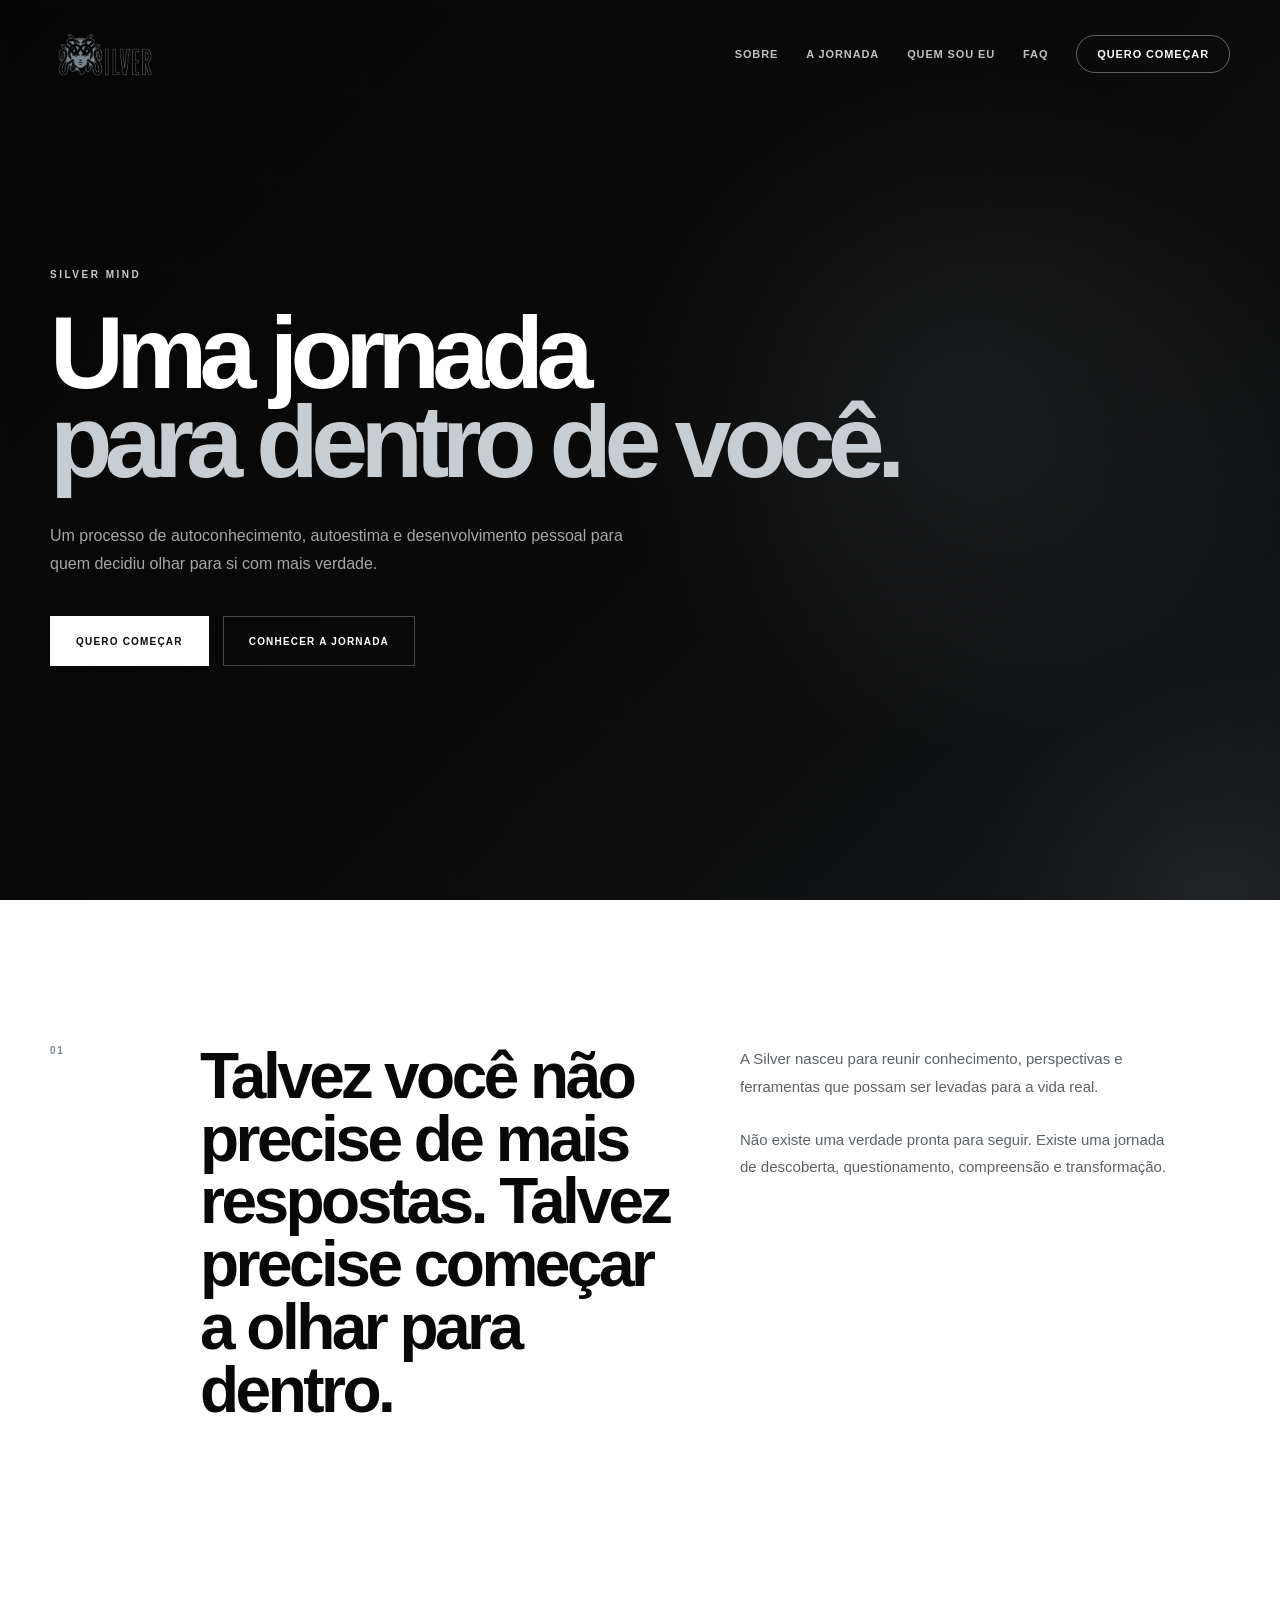
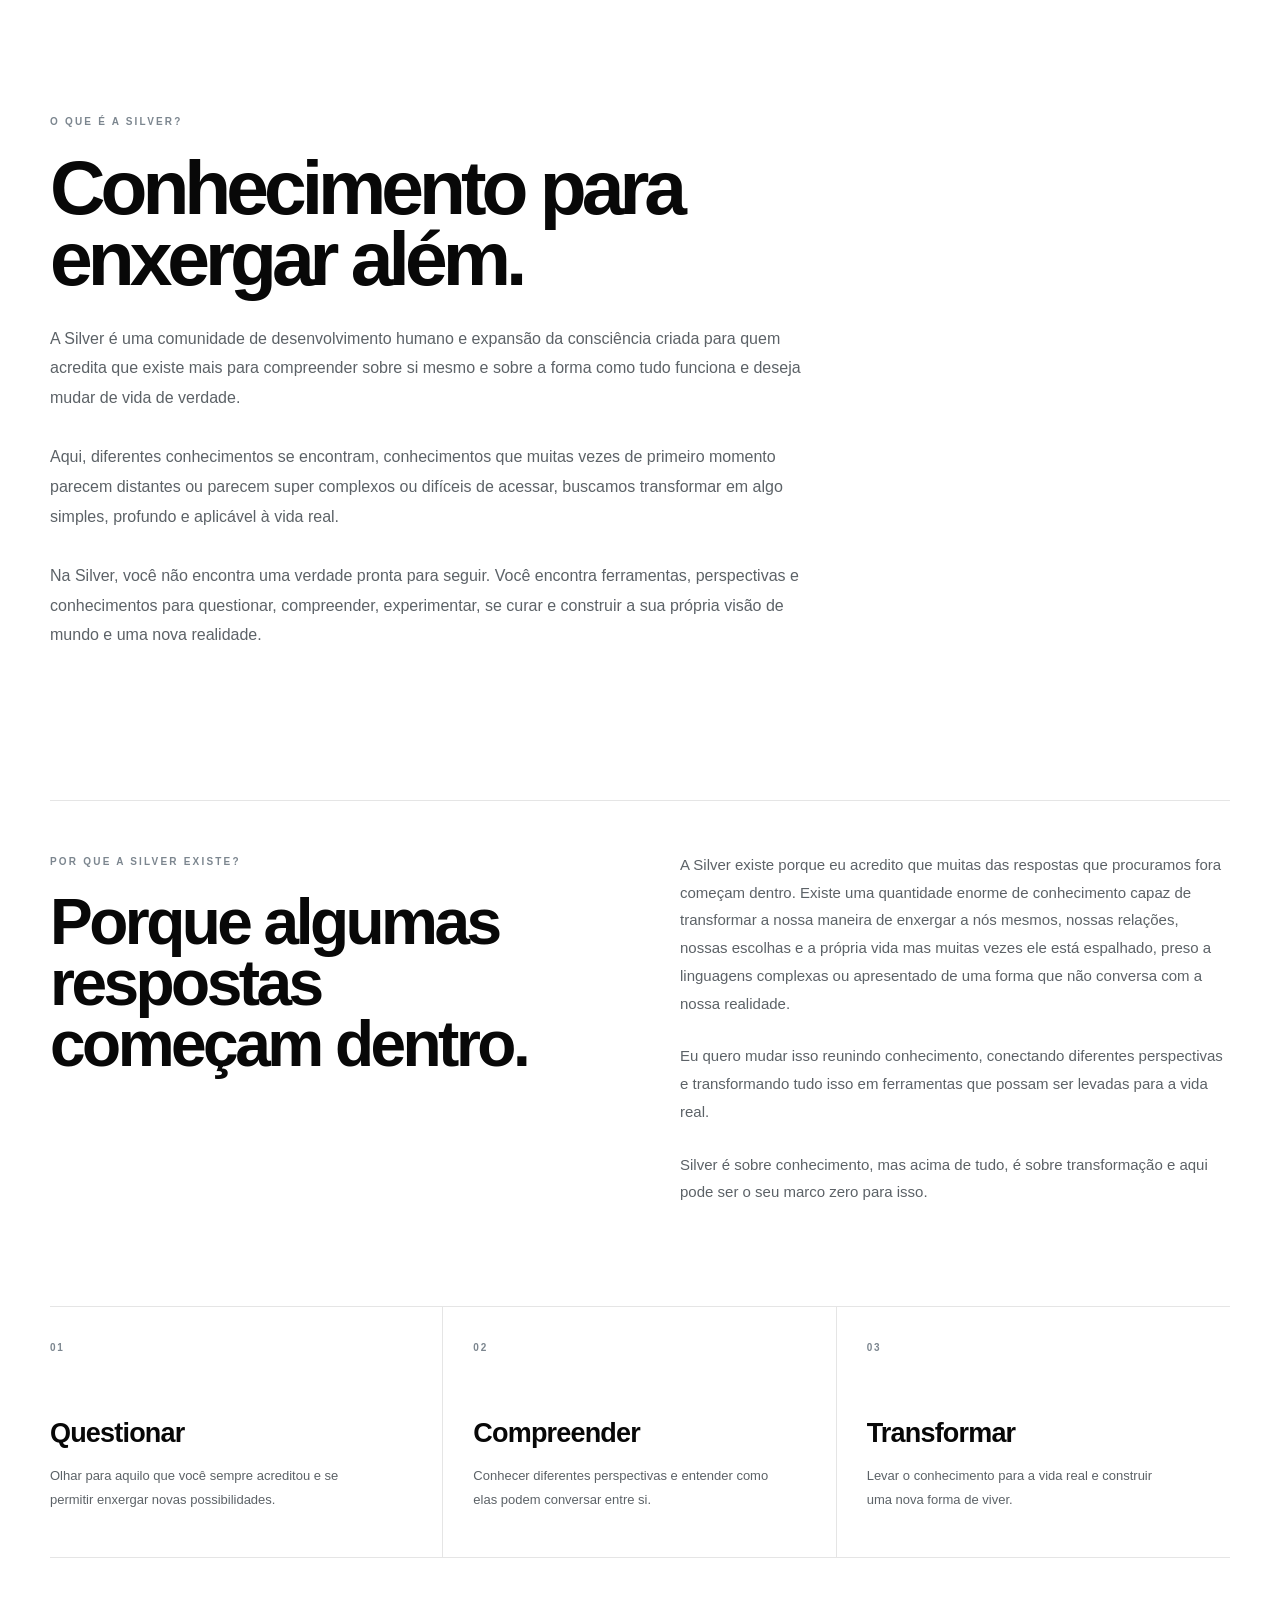
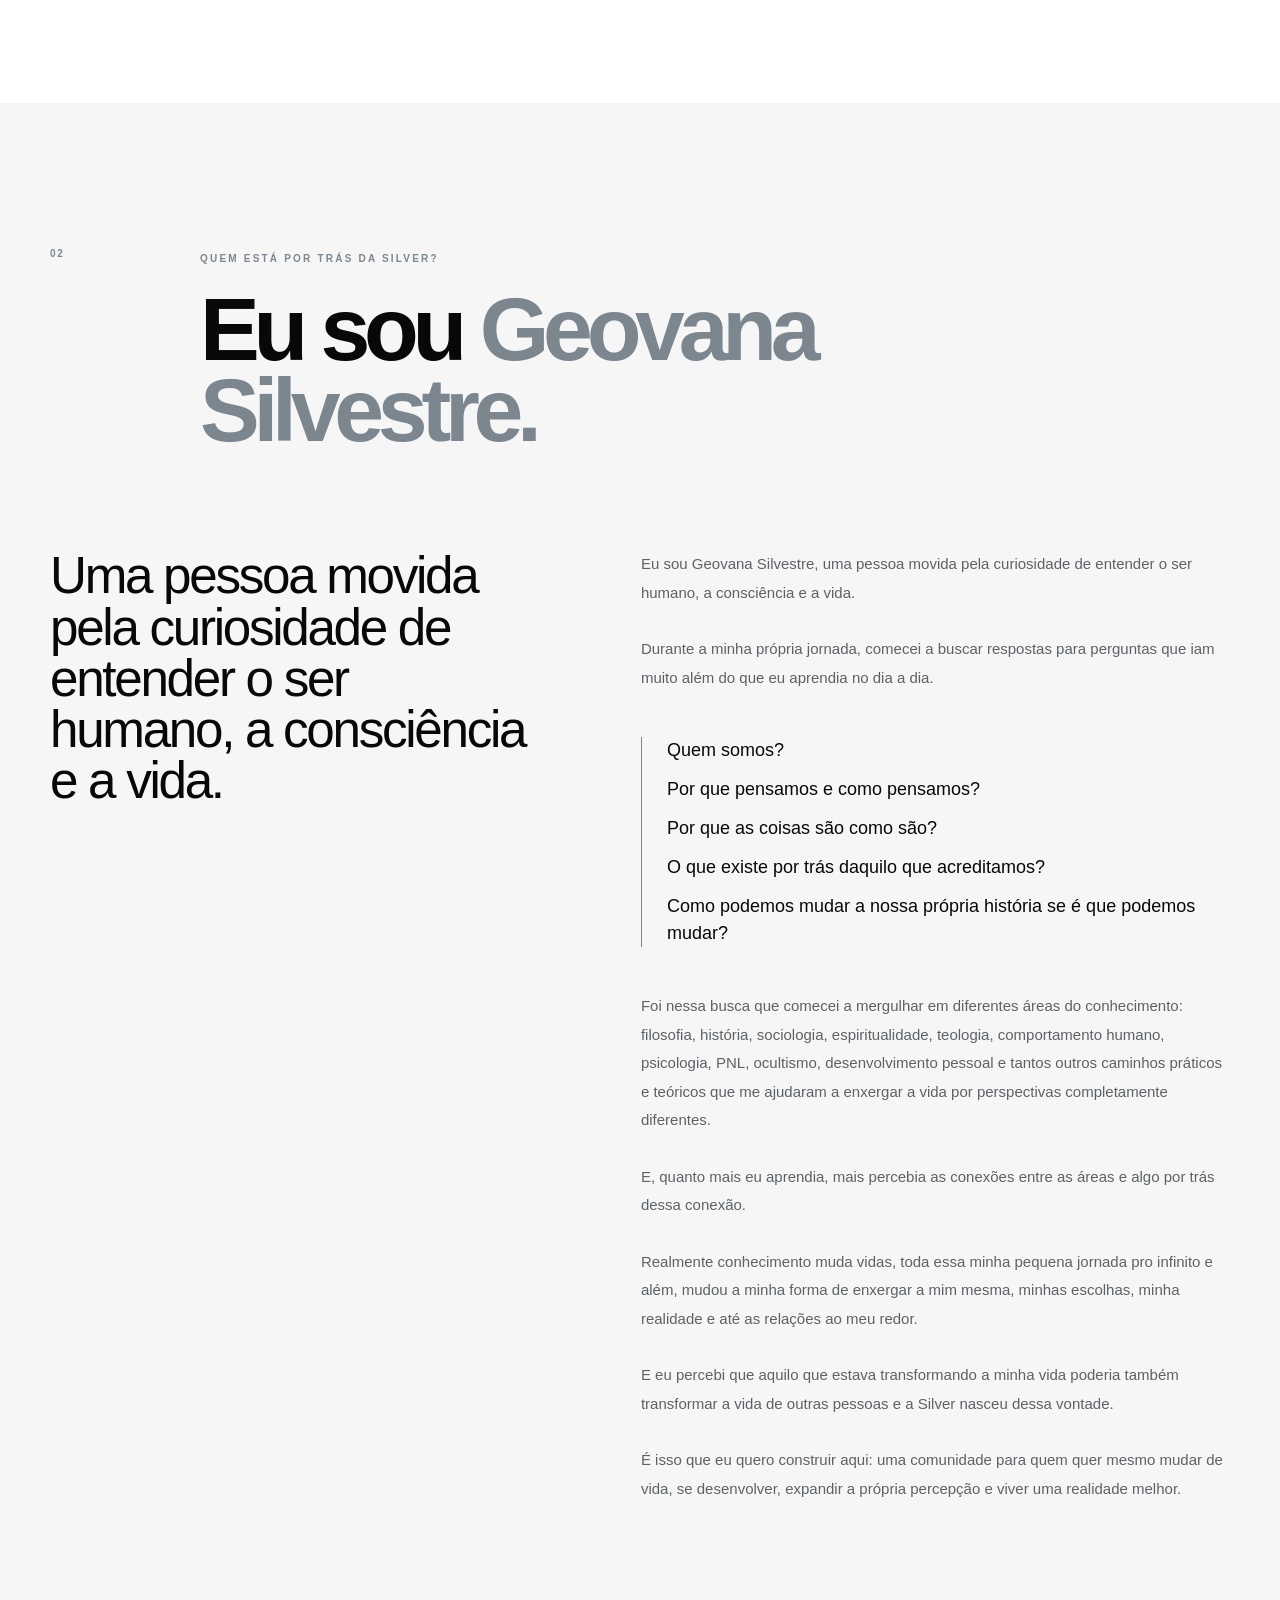
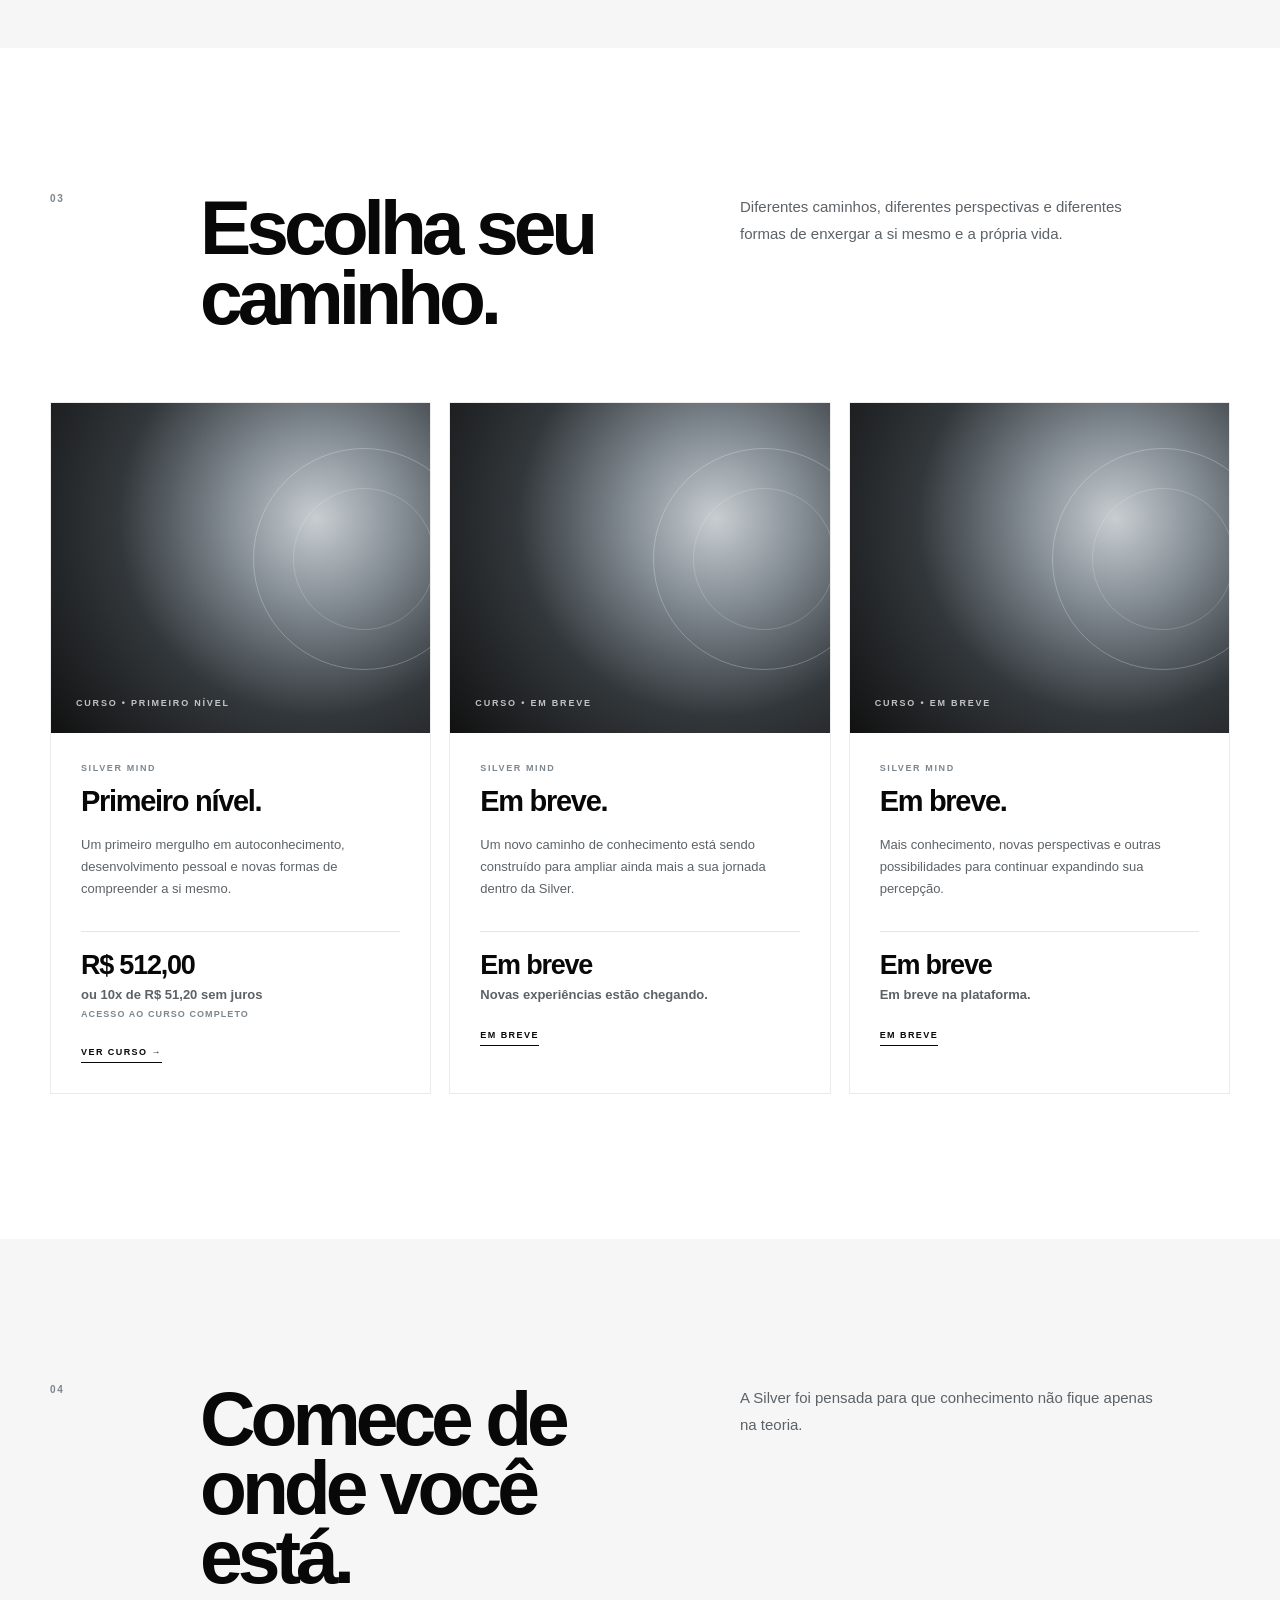
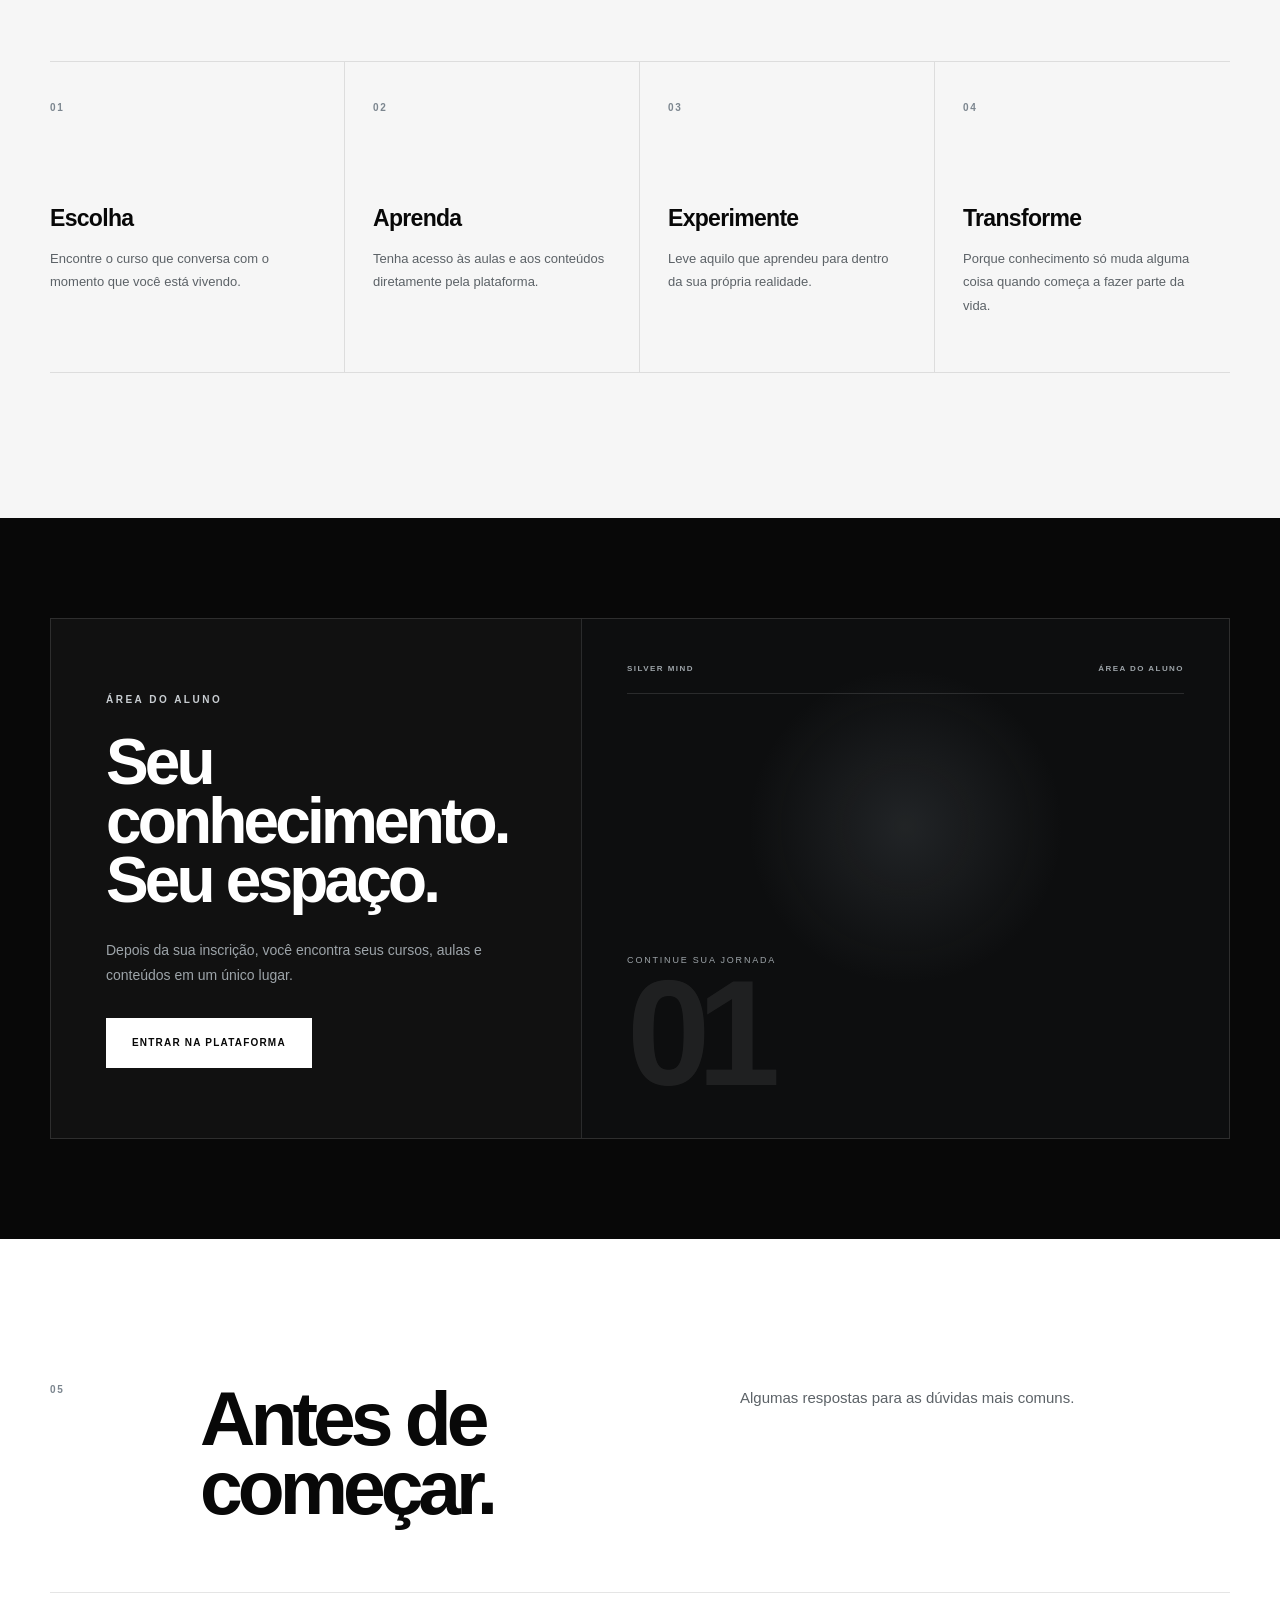
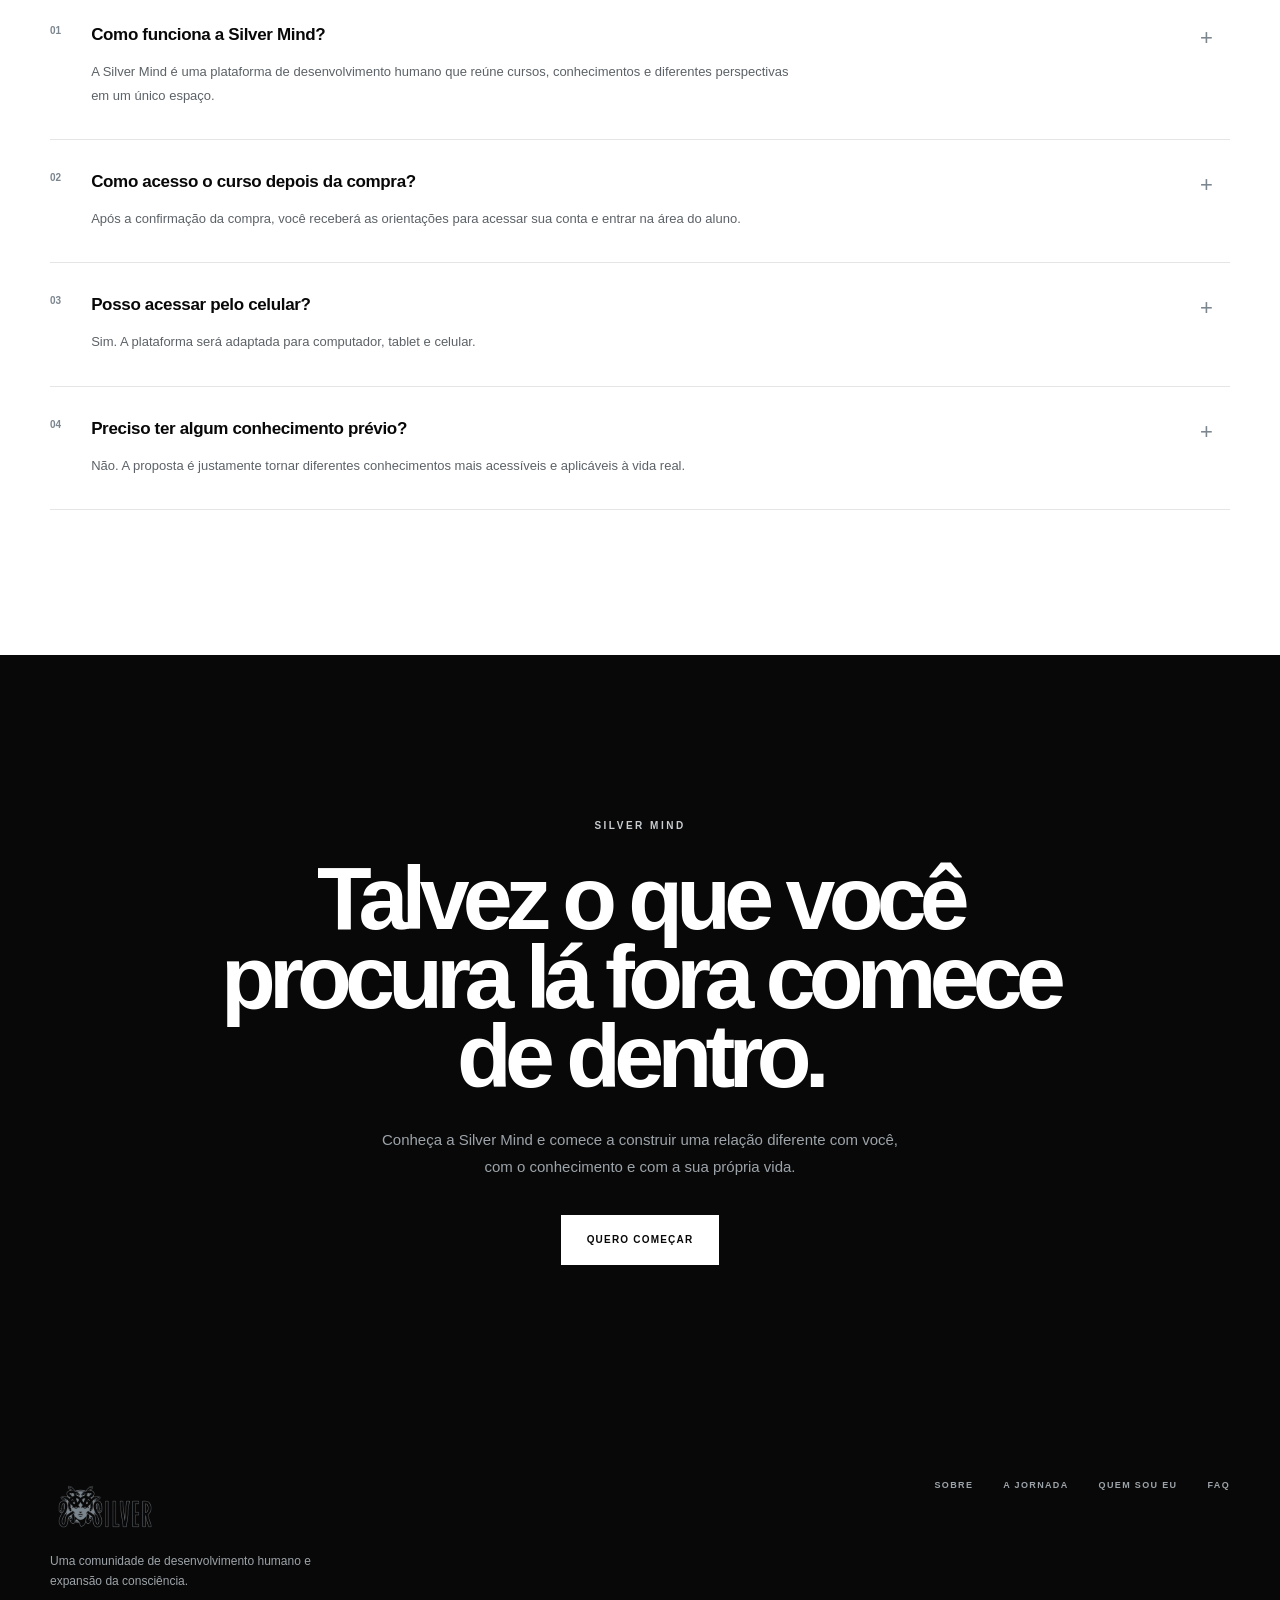
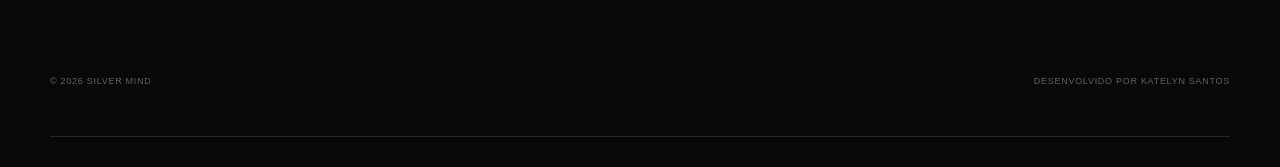
<file: index.html>
<!DOCTYPE html>
<html lang="pt-BR">

<head>

    <meta charset="UTF-8">

    <meta name="viewport"
          content="width=device-width, initial-scale=1.0">

    <title>Silver Mind | Uma jornada para dentro de você</title>

    <link rel="icon"
          type="image/png"
          href="assets/logo.png">

    <link rel="stylesheet"
          href="css/style.css">

    <link rel="stylesheet"
          href="css/responsive.css">

</head>


<body>


<!-- =========================================
     HEADER
========================================= -->

<header class="site-header">

    <div class="container header-container">

        <a href="index.html" class="logo-link">

            <img
                src="assets/logo.png"
                alt="Silver Mind"
                class="site-logo"
            >

        </a>


        <nav class="main-nav">

            <a href="#sobre">
                Sobre
            </a>

            <a href="#jornada">
                A jornada
            </a>

            <a href="#quem-sou">
                Quem sou eu
            </a>

            <a href="#faq">
                FAQ
            </a>

            <a href="pages/login.html"
               class="nav-login">

                Quero começar

            </a>

        </nav>

    </div>

</header>



<main>


<!-- =========================================
     HERO
========================================= -->

<section class="hero">

    <div class="hero-container">

        <div class="hero-content">

            <span class="eyebrow">
                SILVER MIND
            </span>


            <h1>

                Uma jornada
                <span>para dentro de você.</span>

            </h1>


            <p>

                Um processo de autoconhecimento,
                autoestima e desenvolvimento pessoal
                para quem decidiu olhar para si
                com mais verdade.

            </p>


            <div class="hero-buttons">

                <a
                    href="#cursos"
                    class="btn btn-primary"
                >
                    Quero começar
                </a>


                <a
                    href="#jornada"
                    class="btn btn-secondary"
                >
                    Conhecer a jornada
                </a>

            </div>

        </div>

    </div>

</section>



<!-- =========================================
     INTRO
========================================= -->

<section class="intro-section" id="jornada">

    <div class="container">

        <div class="intro-grid">

            <span class="section-number">
                01
            </span>


            <h2 class="intro-big">

                Talvez você não precise
                de mais respostas.
                Talvez precise começar
                a olhar para dentro.

            </h2>


            <div class="intro-text">

                <p>

                    A Silver nasceu para reunir
                    conhecimento, perspectivas e
                    ferramentas que possam ser
                    levadas para a vida real.

                </p>

                <p>

                    Não existe uma verdade pronta
                    para seguir. Existe uma jornada
                    de descoberta, questionamento,
                    compreensão e transformação.

                </p>

            </div>

        </div>

    </div>

</section>



<!-- =========================================
     SOBRE A SILVER
========================================= -->

<section
    class="silver-about"
    id="sobre"
>

    <div class="container">


        <div class="about-intro">

            <span class="dark-eyebrow">
                O que é a Silver?
            </span>


            <h2>

                Conhecimento para
                enxergar além.

            </h2>


            <p>

                A Silver é uma comunidade de desenvolvimento humano e expansão da consciência criada para quem acredita que existe mais para compreender sobre si mesmo e sobre a forma como tudo funciona e deseja mudar de vida de verdade.

            </p>


            <p>

                Aqui, diferentes conhecimentos se encontram, conhecimentos que muitas vezes de primeiro momento parecem distantes ou parecem super complexos ou difíceis de acessar, buscamos transformar em algo simples, profundo e aplicável à vida real.

            </p>


            <p>

                Na Silver, você não encontra uma verdade pronta para seguir. Você encontra ferramentas, perspectivas e conhecimentos para questionar, compreender, experimentar, se curar e construir a sua própria visão de mundo e uma nova realidade.

            </p>

        </div>



        <!-- PROPÓSITO -->

        <div class="purpose-block">

            <div class="purpose-heading">

                <span class="dark-eyebrow">
                    Por que a Silver existe?
                </span>


                <h2>

                    Porque algumas
                    respostas começam
                    dentro.

                </h2>

            </div>


            <div class="purpose-text">

                <p>

                    A Silver existe porque eu acredito que muitas das respostas que procuramos fora começam dentro. Existe uma quantidade enorme de conhecimento capaz de transformar a nossa maneira de enxergar a nós mesmos, nossas relações, nossas escolhas e a própria vida mas muitas vezes ele está espalhado, preso a linguagens complexas ou apresentado de uma forma que não conversa com a nossa realidade.

                </p>


                <p>

                    Eu quero mudar isso reunindo conhecimento, conectando diferentes perspectivas e transformando tudo isso em ferramentas que possam ser levadas para a vida real.

                </p>


                <p>

                    Silver é sobre conhecimento, mas acima de tudo, é sobre transformação e aqui pode ser o seu marco zero para isso.

                </p>

            </div>

        </div>



        <!-- PILARES -->

        <div class="pillars">

            <div class="pillar">

                <span class="pillar-number">
                    01
                </span>

                <h3>
                    Questionar
                </h3>

                <p>

                    Olhar para aquilo que você
                    sempre acreditou e se permitir
                    enxergar novas possibilidades.

                </p>

            </div>


            <div class="pillar">

                <span class="pillar-number">
                    02
                </span>

                <h3>
                    Compreender
                </h3>

                <p>

                    Conhecer diferentes perspectivas
                    e entender como elas podem
                    conversar entre si.

                </p>

            </div>


            <div class="pillar">

                <span class="pillar-number">
                    03
                </span>

                <h3>
                    Transformar
                </h3>

                <p>

                    Levar o conhecimento para a
                    vida real e construir uma nova
                    forma de viver.

                </p>

            </div>

        </div>

    </div>

</section>



<!-- =========================================
     QUEM ESTÁ POR TRÁS
========================================= -->

<section
    class="who-section"
    id="quem-sou"
>

    <div class="container">


        <div class="who-header">

            <span class="section-number">
                02
            </span>


            <div>

                <span class="dark-eyebrow">
                    Quem está por trás da Silver?
                </span>


                <h2>

                    Eu sou
                    <span>Geovana Silvestre.</span>

                </h2>

            </div>

        </div>



        <div class="who-content">

            <div class="who-intro">

                <p class="who-highlight">

                    Uma pessoa movida pela curiosidade
                    de entender o ser humano,
                    a consciência e a vida.

                </p>

            </div>


            <div class="who-text">

                <p>

                    Eu sou Geovana Silvestre, uma pessoa movida pela curiosidade de entender o ser humano, a consciência e a vida.

                </p>


                <p>

                    Durante a minha própria jornada, comecei a buscar respostas para perguntas que iam muito além do que eu aprendia no dia a dia.

                </p>


                <div class="questions">

                    <span>
                        Quem somos?
                    </span>

                    <span>
                        Por que pensamos e como pensamos?
                    </span>

                    <span>
                        Por que as coisas são como são?
                    </span>

                    <span>
                        O que existe por trás daquilo que acreditamos?
                    </span>

                    <span>
                        Como podemos mudar a nossa própria história se é que podemos mudar?
                    </span>

                </div>


                <p>

                    Foi nessa busca que comecei a mergulhar em diferentes áreas do conhecimento: filosofia, história, sociologia, espiritualidade, teologia, comportamento humano, psicologia, PNL, ocultismo, desenvolvimento pessoal e tantos outros caminhos práticos e teóricos que me ajudaram a enxergar a vida por perspectivas completamente diferentes.

                </p>


                <p>

                    E, quanto mais eu aprendia, mais percebia as conexões entre as áreas e algo por trás dessa conexão.

                </p>


                <p>

                    Realmente conhecimento muda vidas, toda essa minha pequena jornada pro infinito e além, mudou a minha forma de enxergar a mim mesma, minhas escolhas, minha realidade e até as relações ao meu redor.

                </p>


                <p>

                    E eu percebi que aquilo que estava transformando a minha vida poderia também transformar a vida de outras pessoas e a Silver nasceu dessa vontade.

                </p>


                <p>

                    É isso que eu quero construir aqui: uma comunidade para quem quer mesmo mudar de vida, se desenvolver, expandir a própria percepção e viver uma realidade melhor.

                </p>

            </div>

        </div>

    </div>

</section>



<!-- =========================================
     CURSOS
========================================= -->

<section
    class="courses-section"
    id="cursos"
>

    <div class="container">


        <div class="section-header">

            <span class="section-number">
                03
            </span>


            <h2>

                Escolha seu
                caminho.

            </h2>


            <p>

                Diferentes caminhos, diferentes
                perspectivas e diferentes formas
                de enxergar a si mesmo e a própria vida.

            </p>

        </div>



        <div class="courses-grid">


            <!-- CURSO 1 -->

            <article class="course-card">

                <div class="course-image">

                    <span class="course-tag">
                        Curso • Primeiro nível
                    </span>

                </div>


                <div class="course-content">

                    <small>
                        SILVER MIND
                    </small>


                    <h3>
                        Primeiro nível.
                    </h3>


                    <p>

                        Um primeiro mergulho em
                        autoconhecimento, desenvolvimento
                        pessoal e novas formas de
                        compreender a si mesmo.

                    </p>


                    <div class="course-price">

                        <strong>
                            R$ 512,00
                        </strong>

                        <span>
                            ou 10x de R$ 51,20 sem juros
                        </span>

                        <small>
                            Acesso ao curso completo
                        </small>

                    </div>


                    <a
                        href="pages/curso.html"
                        class="course-link"
                    >
                        Ver curso →
                    </a>

                </div>

            </article>



            <!-- CURSO 2 -->

            <article class="course-card">

                <div class="course-image">

                    <span class="course-tag">
                        Curso • Em breve
                    </span>

                </div>


                <div class="course-content">

                    <small>
                        SILVER MIND
                    </small>


                    <h3>
                        Em breve.
                    </h3>


                    <p>

                        Um novo caminho de conhecimento
                        está sendo construído para ampliar
                        ainda mais a sua jornada dentro
                        da Silver.

                    </p>


                    <div class="course-price">

                        <strong>
                            Em breve
                        </strong>

                        <span>
                            Novas experiências estão chegando.
                        </span>

                    </div>


                    <a
                        href="#"
                        class="course-link"
                        onclick="return false;"
                    >
                        Em breve
                    </a>

                </div>

            </article>



            <!-- CURSO 3 -->

            <article class="course-card">

                <div class="course-image">

                    <span class="course-tag">
                        Curso • Em breve
                    </span>

                </div>


                <div class="course-content">

                    <small>
                        SILVER MIND
                    </small>


                    <h3>
                        Em breve.
                    </h3>


                    <p>

                        Mais conhecimento, novas
                        perspectivas e outras possibilidades
                        para continuar expandindo
                        sua percepção.

                    </p>


                    <div class="course-price">

                        <strong>
                            Em breve
                        </strong>

                        <span>
                            Em breve na plataforma.
                        </span>

                    </div>


                    <a
                        href="#"
                        class="course-link"
                        onclick="return false;"
                    >
                        Em breve
                    </a>

                </div>

            </article>


        </div>

    </div>

</section>



<!-- =========================================
     COMO FUNCIONA
========================================= -->

<section class="how-section">

    <div class="container">

        <div class="section-header">

            <span class="section-number">
                04
            </span>


            <h2>

                Comece de
                onde você está.

            </h2>


            <p>

                A Silver foi pensada para que
                conhecimento não fique apenas
                na teoria.

            </p>

        </div>



        <div class="how-grid">


            <div class="how-card">

                <span class="how-number">
                    01
                </span>

                <h3>
                    Escolha
                </h3>

                <p>

                    Encontre o curso que conversa
                    com o momento que você está vivendo.

                </p>

            </div>


            <div class="how-card">

                <span class="how-number">
                    02
                </span>

                <h3>
                    Aprenda
                </h3>

                <p>

                    Tenha acesso às aulas e aos
                    conteúdos diretamente pela plataforma.

                </p>

            </div>


            <div class="how-card">

                <span class="how-number">
                    03
                </span>

                <h3>
                    Experimente
                </h3>

                <p>

                    Leve aquilo que aprendeu para
                    dentro da sua própria realidade.

                </p>

            </div>


            <div class="how-card">

                <span class="how-number">
                    04
                </span>

                <h3>
                    Transforme
                </h3>

                <p>

                    Porque conhecimento só muda
                    alguma coisa quando começa a fazer parte da vida.

                </p>

            </div>


        </div>

    </div>

</section>



<!-- =========================================
     ÁREA DO ALUNO
========================================= -->

<section class="student-section">

    <div class="container">

        <div class="student-box">


            <div class="student-content">

                <span class="eyebrow">
                    ÁREA DO ALUNO
                </span>


                <h2>

                    Seu conhecimento.
                    Seu espaço.

                </h2>


                <p>

                    Depois da sua inscrição, você
                    encontra seus cursos, aulas e
                    conteúdos em um único lugar.

                </p>


                <a
                    href="pages/login.html"
                    class="btn btn-primary"
                >
                    Entrar na plataforma
                </a>

            </div>



            <div class="student-interface">

                <div class="interface-top">

                    <span>
                        SILVER MIND
                    </span>

                    <span>
                        ÁREA DO ALUNO
                    </span>

                </div>


                <div class="interface-title">

                    <small>
                        continue sua jornada
                    </small>

                    <strong>
                        01
                    </strong>

                </div>

            </div>

        </div>

    </div>

</section>



<!-- =========================================
     FAQ
========================================= -->

<section
    class="faq-section"
    id="faq"
>

    <div class="container">


        <div class="section-header">

            <span class="section-number">
                05
            </span>


            <h2>
                Antes de começar.
            </h2>


            <p>

                Algumas respostas para as
                dúvidas mais comuns.

            </p>

        </div>



        <div class="faq-list">


            <div class="faq-item">

                <div>

                    <span>
                        01
                    </span>

                    <div>

                        <h3>
                            Como funciona a Silver Mind?
                        </h3>

                        <p>

                            A Silver Mind é uma plataforma
                            de desenvolvimento humano que
                            reúne cursos, conhecimentos e
                            diferentes perspectivas em um
                            único espaço.

                        </p>

                    </div>

                </div>


                <span class="faq-icon">
                    +
                </span>

            </div>



            <div class="faq-item">

                <div>

                    <span>
                        02
                    </span>

                    <div>

                        <h3>
                            Como acesso o curso depois da compra?
                        </h3>

                        <p>

                            Após a confirmação da compra,
                            você receberá as orientações
                            para acessar sua conta e
                            entrar na área do aluno.

                        </p>

                    </div>

                </div>


                <span class="faq-icon">
                    +
                </span>

            </div>



            <div class="faq-item">

                <div>

                    <span>
                        03
                    </span>

                    <div>

                        <h3>
                            Posso acessar pelo celular?
                        </h3>

                        <p>

                            Sim. A plataforma será adaptada
                            para computador, tablet e celular.

                        </p>

                    </div>

                </div>


                <span class="faq-icon">
                    +
                </span>

            </div>



            <div class="faq-item">

                <div>

                    <span>
                        04
                    </span>

                    <div>

                        <h3>
                            Preciso ter algum conhecimento prévio?
                        </h3>

                        <p>

                            Não. A proposta é justamente
                            tornar diferentes conhecimentos
                            mais acessíveis e aplicáveis
                            à vida real.

                        </p>

                    </div>

                </div>


                <span class="faq-icon">
                    +
                </span>

            </div>


        </div>

    </div>

</section>



<!-- =========================================
     CTA FINAL
========================================= -->

<section class="final-platform-cta">

    <div class="container">

        <span class="eyebrow">
            SILVER MIND
        </span>


        <h2>

            Talvez o que você
            procura lá fora
            comece de dentro.

        </h2>


        <p>

            Conheça a Silver Mind e comece
            a construir uma relação diferente
            com você, com o conhecimento
            e com a sua própria vida.

        </p>


        <a
            href="#cursos"
            class="btn btn-primary"
        >
            Quero começar
        </a>

    </div>

</section>


</main>



<!-- =========================================
     FOOTER
========================================= -->

<footer>

    <div class="container footer-container">


        <div class="footer-brand">

            <img
                src="assets/logo.png"
                alt="Silver Mind"
            >


            <p>

                Uma comunidade de desenvolvimento
                humano e expansão da consciência.

            </p>

        </div>



        <div class="footer-links">

            <a href="#sobre">
                Sobre
            </a>

            <a href="#jornada">
                A jornada
            </a>

            <a href="#quem-sou">
                Quem sou eu
            </a>

            <a href="#faq">
                FAQ
            </a>

        </div>



        <div class="footer-bottom">

            <span>
                © 2026 Silver Mind
            </span>


            <span>
                Desenvolvido por Katelyn Santos
            </span>

        </div>

    </div>

</footer>



<script src="js/script.js"></script>

</body>

</html>
</file>
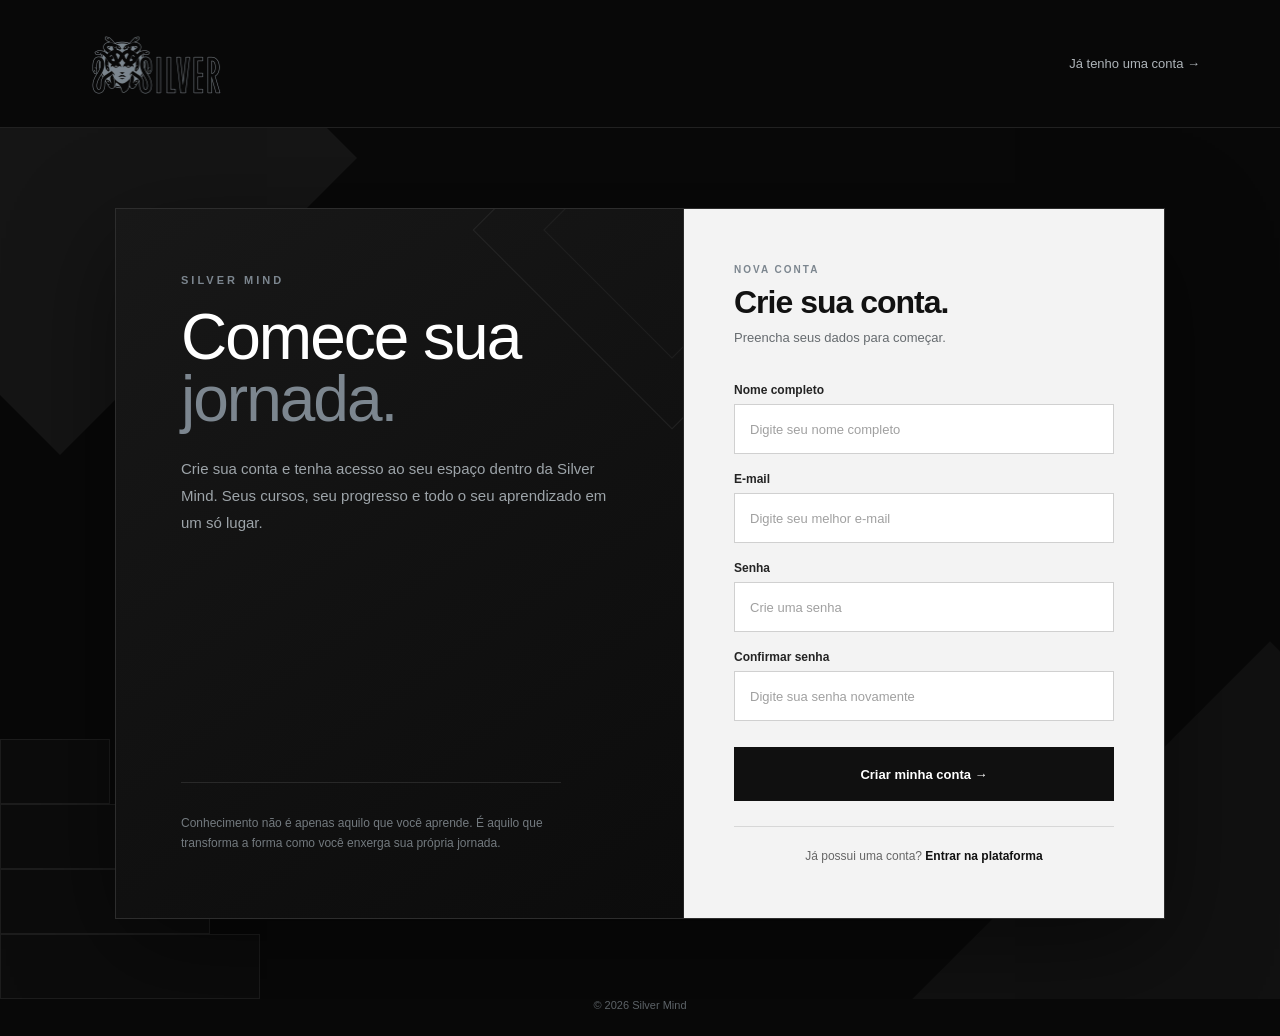
<file: pages/cadastro.html>
<!DOCTYPE html>
<html lang="pt-BR">

<head>
    <meta charset="UTF-8">
    <meta name="viewport" content="width=device-width, initial-scale=1.0">

    <title>Criar conta | Silver Mind</title>

    <link rel="icon" type="image/png" href="../assets/logo.png">

    <link rel="stylesheet" href="../css/style.css">
    <link rel="stylesheet" href="../css/responsive.css">

    <style>
        /* ==============================
           PÁGINA DE CADASTRO
        ============================== */

        .register-page {
            min-height: 100vh;
            background: #080808;
            color: #ffffff;
            overflow-x: hidden;
        }

        /* ==============================
           HEADER
        ============================== */

        .register-header {
            position: relative;
            z-index: 10;
            padding: 28px 0;
            background: #080808;
            border-bottom: 1px solid rgba(255, 255, 255, .10);
        }

        .register-header-container {
            max-width: 1180px;
            margin: 0 auto;
            padding: 0 30px;

            display: flex;
            align-items: center;
            justify-content: space-between;
        }

        .register-logo {
            width: 145px;
            height: auto;
            display: block;
        }

        .back-login {
            color: #aeb4b9;
            text-decoration: none;
            font-size: 13px;
            transition: .3s ease;
        }

        .back-login:hover {
            color: #ffffff;
        }

        /* ==============================
           ÁREA PRINCIPAL
        ============================== */

        .register-main {
            position: relative;
            min-height: calc(100vh - 100px);

            display: flex;
            align-items: center;
            justify-content: center;

            padding: 80px 30px;
            overflow: hidden;
        }

        .register-main::before {
            content: "";
            position: absolute;

            width: 420px;
            height: 420px;

            top: -180px;
            left: -150px;

            background: #151515;

            transform: rotate(45deg);

            z-index: 0;
        }

        .register-main::after {
            content: "";
            position: absolute;

            width: 520px;
            height: 520px;

            right: -250px;
            bottom: -270px;

            background: #111111;

            transform: rotate(45deg);

            z-index: 0;
        }

        /* ==============================
           DEGRAUS
        ============================== */

        .register-steps {
            position: absolute;
            left: 0;
            bottom: 0;

            width: 260px;
            height: 260px;

            z-index: 1;
        }

        .register-steps span {
            position: absolute;
            display: block;

            border: 1px solid rgba(255, 255, 255, .07);
            background: rgba(255, 255, 255, .015);
        }

        .register-steps span:nth-child(1) {
            width: 260px;
            height: 65px;
            bottom: 0;
            left: 0;
        }

        .register-steps span:nth-child(2) {
            width: 210px;
            height: 65px;
            bottom: 65px;
            left: 0;
        }

        .register-steps span:nth-child(3) {
            width: 160px;
            height: 65px;
            bottom: 130px;
            left: 0;
        }

        .register-steps span:nth-child(4) {
            width: 110px;
            height: 65px;
            bottom: 195px;
            left: 0;
        }

        /* ==============================
           CONTAINER
        ============================== */

        .register-wrapper {
            position: relative;
            z-index: 3;

            width: 100%;
            max-width: 1050px;

            display: grid;
            grid-template-columns: 1fr 480px;

            background: #101010;
            border: 1px solid rgba(255, 255, 255, .12);

            box-shadow:
                0 30px 100px rgba(0, 0, 0, .45);
        }

        /* ==============================
           LADO ESQUERDO
        ============================== */

        .register-intro {
            position: relative;

            min-height: 620px;

            padding: 65px;

            display: flex;
            flex-direction: column;
            justify-content: space-between;

            background:
                linear-gradient(
                    145deg,
                    #181818 0%,
                    #111111 55%,
                    #0c0c0c 100%
                );

            border-right: 1px solid rgba(255, 255, 255, .08);

            overflow: hidden;
        }

        .register-intro::before {
            content: "";

            position: absolute;

            width: 280px;
            height: 280px;

            right: -130px;
            top: -120px;

            border: 1px solid rgba(255, 255, 255, .07);

            transform: rotate(45deg);
        }

        .register-intro::after {
            content: "";

            position: absolute;

            width: 180px;
            height: 180px;

            right: -80px;
            top: -70px;

            border: 1px solid rgba(255, 255, 255, .05);

            transform: rotate(45deg);
        }

        .register-intro-content {
            position: relative;
            z-index: 2;
        }

        .register-eyebrow {
            display: block;

            margin-bottom: 20px;

            color: #7c868f;

            font-size: 11px;
            font-weight: 700;

            letter-spacing: 3px;
        }

        .register-intro h1 {
            max-width: 450px;

            margin: 0 0 24px;

            color: #ffffff;

            font-size: clamp(42px, 5vw, 68px);
            line-height: .98;

            font-weight: 500;
            letter-spacing: -2px;
        }

        .register-intro h1 span {
            color: #7c868f;
        }

        .register-intro-description {
            max-width: 430px;

            margin: 0;

            color: #9da4a9;

            font-size: 15px;
            line-height: 1.8;
        }

        .register-message {
            position: relative;
            z-index: 2;

            max-width: 380px;

            padding-top: 30px;

            border-top: 1px solid rgba(255, 255, 255, .10);

            color: #737a7f;

            font-size: 12px;
            line-height: 1.7;
        }

        /* ==============================
           FORMULÁRIO
        ============================== */

        .register-form-area {
            padding: 55px 50px;

            background: #f3f3f3;

            color: #111111;
        }

        .register-form-area-header {
            margin-bottom: 35px;
        }

        .register-form-area-header span {
            display: block;

            margin-bottom: 10px;

            color: #7c868f;

            font-size: 10px;
            font-weight: 700;

            letter-spacing: 2px;
        }

        .register-form-area-header h2 {
            margin: 0 0 8px;

            color: #111111;

            font-size: 32px;
            line-height: 1.1;

            font-weight: 600;
            letter-spacing: -1px;
        }

        .register-form-area-header p {
            margin: 0;

            color: #666b6f;

            font-size: 13px;
            line-height: 1.6;
        }

        .register-form {
            display: flex;
            flex-direction: column;
            gap: 18px;
        }

        .form-group {
            display: flex;
            flex-direction: column;
            gap: 7px;
        }

        .form-group label {
            color: #242424;

            font-size: 12px;
            font-weight: 600;
        }

        .form-group input {
            width: 100%;
            height: 50px;

            padding: 0 15px;

            box-sizing: border-box;

            border: 1px solid #d0d0d0;

            background: #ffffff;
            color: #111111;

            font-family: inherit;
            font-size: 13px;

            outline: none;

            transition: .3s ease;
        }

        .form-group input::placeholder {
            color: #a0a0a0;
        }

        .form-group input:focus {
            border-color: #7c868f;

            box-shadow:
                0 0 0 3px rgba(124, 134, 143, .10);
        }

        .register-button {
            width: 100%;
            height: 54px;

            margin-top: 8px;

            border: none;

            background: #101010;
            color: #ffffff;

            font-family: inherit;
            font-size: 13px;
            font-weight: 600;

            cursor: pointer;

            transition: .3s ease;
        }

        .register-button:hover {
            background: #7c868f;
        }

        .register-button:disabled {
            opacity: .65;
            cursor: wait;
        }

        /* ==============================
           MENSAGEM
        ============================== */

        .register-feedback {
            display: none;

            margin-top: 15px;
            padding: 12px 14px;

            font-size: 12px;
            line-height: 1.5;

            border: 1px solid transparent;
        }

        .register-feedback.success {
            display: block;

            color: #315f3a;
            background: #e8f3ea;
            border-color: #b9d8be;
        }

        .register-feedback.error {
            display: block;

            color: #8a3030;
            background: #f8eaea;
            border-color: #e0bcbc;
        }

        /* ==============================
           LOGIN
        ============================== */

        .register-login {
            margin-top: 25px;
            padding-top: 22px;

            border-top: 1px solid #d7d7d7;

            text-align: center;

            color: #666666;

            font-size: 12px;
        }

        .register-login a {
            color: #111111;

            font-weight: 700;

            text-decoration: none;
        }

        .register-login a:hover {
            text-decoration: underline;
        }

        /* ==============================
           FOOTER
        ============================== */

        .register-footer {
            position: relative;
            z-index: 5;

            padding: 0 20px 25px;

            background: #080808;

            text-align: center;

            color: #5c6267;

            font-size: 11px;
        }

        /* ==============================
           MOBILE
        ============================== */

        @media (max-width: 850px) {

            .register-main {
                padding: 45px 20px 65px;
            }

            .register-wrapper {
                grid-template-columns: 1fr;
                max-width: 560px;
            }

            .register-intro {
                min-height: auto;

                padding: 45px 35px;

                border-right: none;
                border-bottom: 1px solid rgba(255, 255, 255, .08);
            }

            .register-intro h1 {
                font-size: 48px;
            }

            .register-message {
                margin-top: 45px;
            }

            .register-form-area {
                padding: 40px 35px 45px;
            }
        }

        @media (max-width: 600px) {

            .register-header {
                padding: 22px 0;
            }

            .register-header-container {
                padding: 0 20px;
            }

            .register-logo {
                width: 125px;
            }

            .back-login {
                font-size: 12px;
            }

            .register-main {
                padding: 30px 15px 50px;
            }

            .register-intro {
                padding: 38px 25px;
            }

            .register-intro h1 {
                font-size: 42px;
                letter-spacing: -1.5px;
            }

            .register-intro-description {
                font-size: 14px;
            }

            .register-message {
                margin-top: 35px;
            }

            .register-form-area {
                padding: 35px 24px 40px;
            }

            .register-form-area-header h2 {
                font-size: 28px;
            }

            .register-form-area-header {
                margin-bottom: 28px;
            }

            .register-steps {
                transform: scale(.7);
                transform-origin: bottom left;
            }
        }
    </style>
</head>


<body class="register-page">

    <header class="register-header">

        <div class="register-header-container">

            <a href="../index.html">
                <img
                    src="../assets/logo.png"
                    alt="Silver Mind"
                    class="register-logo"
                >
            </a>

            <a href="login.html" class="back-login">
                Já tenho uma conta →
            </a>

        </div>

    </header>


    <main class="register-main">

        <div class="register-steps">
            <span></span>
            <span></span>
            <span></span>
            <span></span>
        </div>


        <div class="register-wrapper">

            <!-- LADO ESQUERDO -->

            <section class="register-intro">

                <div class="register-intro-content">

                    <span class="register-eyebrow">
                        SILVER MIND
                    </span>

                    <h1>
                        Comece sua
                        <span>jornada.</span>
                    </h1>

                    <p class="register-intro-description">
                        Crie sua conta e tenha acesso ao seu espaço dentro da Silver Mind.
                        Seus cursos, seu progresso e todo o seu aprendizado em um só lugar.
                    </p>

                </div>


                <p class="register-message">
                    Conhecimento não é apenas aquilo que você aprende.
                    É aquilo que transforma a forma como você enxerga sua própria jornada.
                </p>

            </section>


            <!-- FORMULÁRIO -->

            <section class="register-form-area">

                <div class="register-form-area-header">

                    <span>
                        NOVA CONTA
                    </span>

                    <h2>
                        Crie sua conta.
                    </h2>

                    <p>
                        Preencha seus dados para começar.
                    </p>

                </div>


                <form class="register-form" id="registerForm">

                    <div class="form-group">

                        <label for="name">
                            Nome completo
                        </label>

                        <input
                            type="text"
                            id="name"
                            name="name"
                            placeholder="Digite seu nome completo"
                            autocomplete="name"
                            required
                        >

                    </div>


                    <div class="form-group">

                        <label for="email">
                            E-mail
                        </label>

                        <input
                            type="email"
                            id="email"
                            name="email"
                            placeholder="Digite seu melhor e-mail"
                            autocomplete="email"
                            required
                        >

                    </div>


                    <div class="form-group">

                        <label for="password">
                            Senha
                        </label>

                        <input
                            type="password"
                            id="password"
                            name="password"
                            placeholder="Crie uma senha"
                            autocomplete="new-password"
                            required
                        >

                    </div>


                    <div class="form-group">

                        <label for="confirm-password">
                            Confirmar senha
                        </label>

                        <input
                            type="password"
                            id="confirm-password"
                            name="confirm-password"
                            placeholder="Digite sua senha novamente"
                            autocomplete="new-password"
                            required
                        >

                    </div>


                    <button
                        type="submit"
                        class="register-button"
                        id="registerButton"
                    >
                        Criar minha conta →
                    </button>

                    <div
                        id="registerFeedback"
                        class="register-feedback"
                    ></div>

                </form>


                <div class="register-login">

                    Já possui uma conta?

                    <a href="login.html">
                        Entrar na plataforma
                    </a>

                </div>

            </section>

        </div>

    </main>


    <footer class="register-footer">
        ©️ 2026 Silver Mind
    </footer>


    <!-- ==============================
         CADASTRO - JAVASCRIPT
    ============================== -->

    <script>

        const registerForm = document.getElementById("registerForm");
        const registerButton = document.getElementById("registerButton");
        const registerFeedback = document.getElementById("registerFeedback");

        registerForm.addEventListener("submit", async function (event) {

            event.preventDefault();

            const nome = document.getElementById("name").value.trim();
            const email = document.getElementById("email").value.trim();
            const senha = document.getElementById("password").value;
            const confirmarSenha = document.getElementById("confirm-password").value;

            /* Limpa mensagem anterior */

            registerFeedback.className = "register-feedback";
            registerFeedback.textContent = "";

            /* Confere as senhas */

            if (senha !== confirmarSenha) {

                registerFeedback.textContent = "As senhas não são iguais.";
                registerFeedback.className = "register-feedback error";

                return;
            }

            /* Impede envio durante o cadastro */

            registerButton.disabled = true;
            registerButton.textContent = "Criando sua conta...";

            try {

                const resposta = await fetch("/api/cadastro", {

                    method: "POST",

                    headers: {
                        "Content-Type": "application/json"
                    },

                    body: JSON.stringify({
                        nome: nome,
                        email: email,
                        senha: senha
                    })

                });

                const dados = await resposta.json();

                if (dados.sucesso) {

                    registerFeedback.textContent =
                        "Conta criada com sucesso! Redirecionando para o login...";

                    registerFeedback.className =
                        "register-feedback success";

                    setTimeout(function () {

                        window.location.href = "login.html";

                    }, 1500);

                } else {

                    registerFeedback.textContent = dados.mensagem;
                    registerFeedback.className =
                        "register-feedback error";

                    registerButton.disabled = false;
                    registerButton.textContent =
                        "Criar minha conta →";
                }

            } catch (erro) {

                registerFeedback.textContent =
                    "Não foi possível criar sua conta. Verifique se o sistema está funcionando.";

                registerFeedback.className =
                    "register-feedback error";

                registerButton.disabled = false;
                registerButton.textContent =
                    "Criar minha conta →";

            }

        });

    </script>

</body>

</html>
</file>
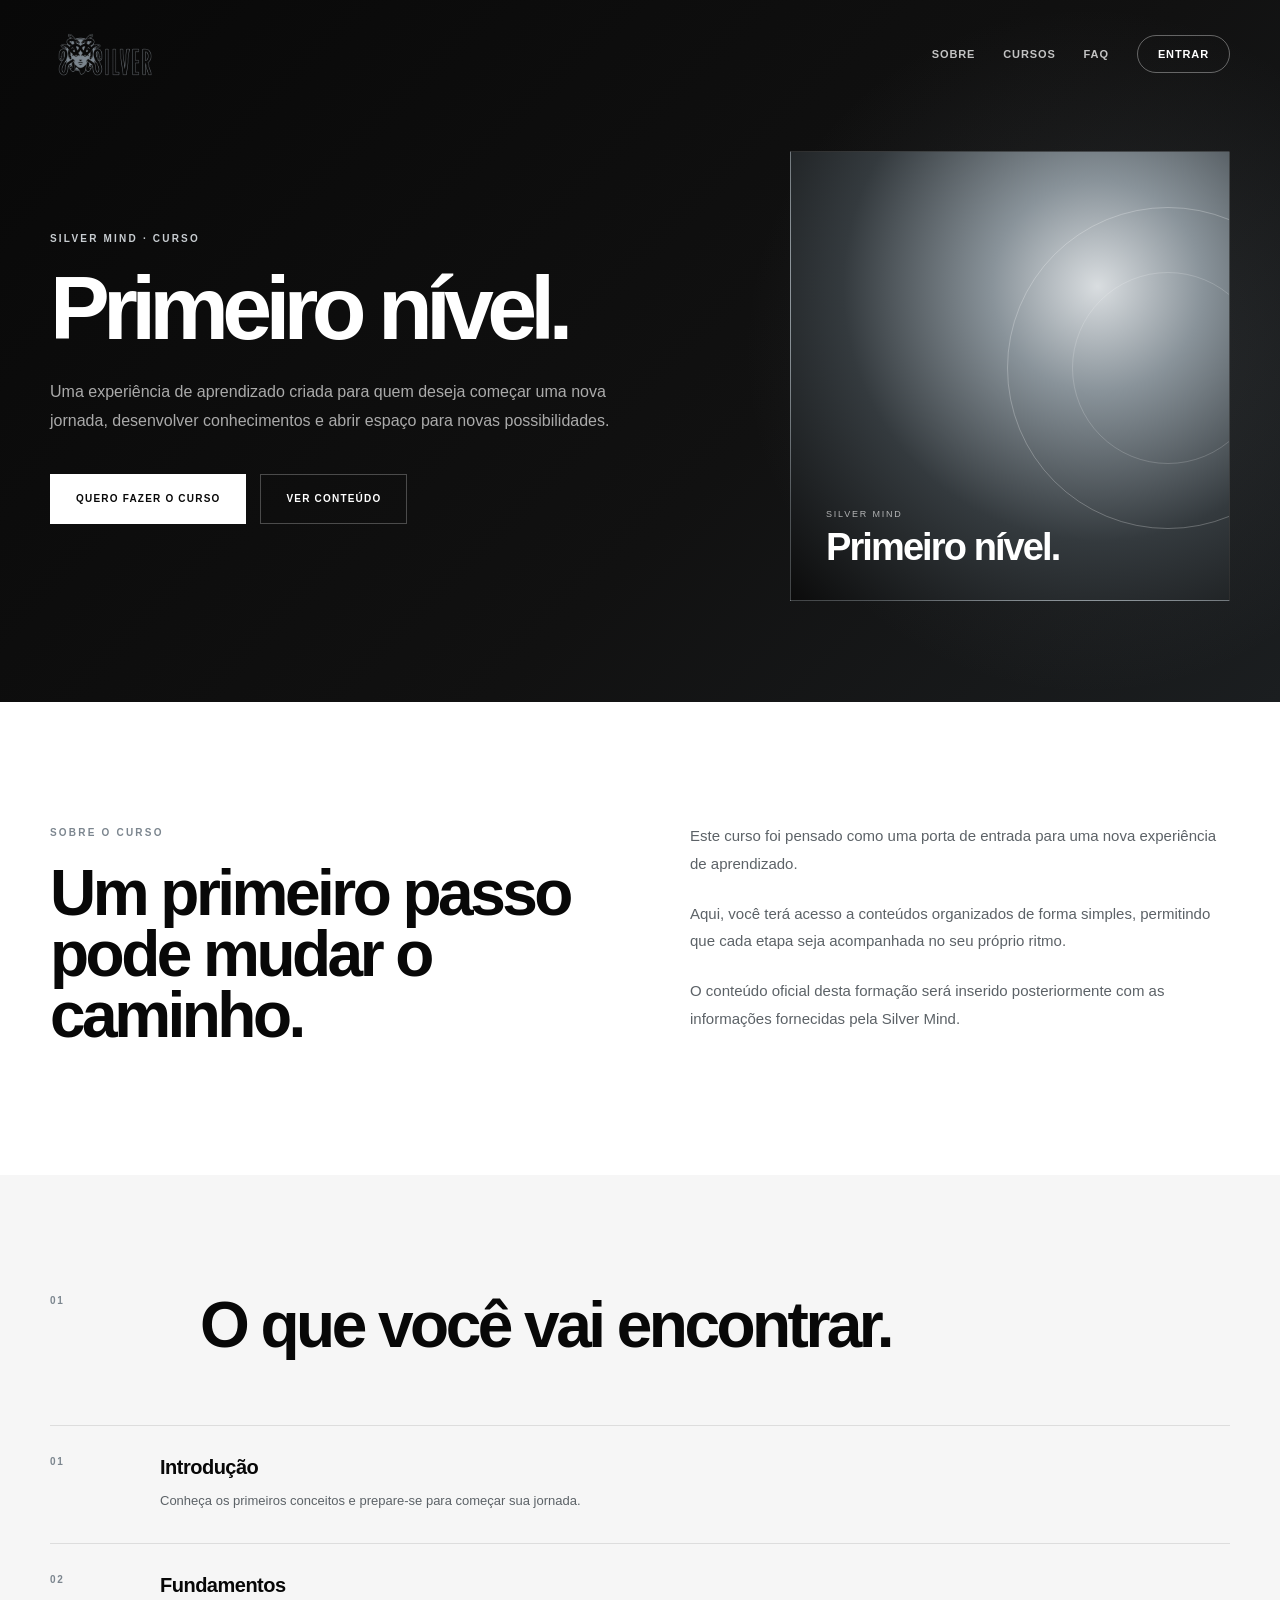
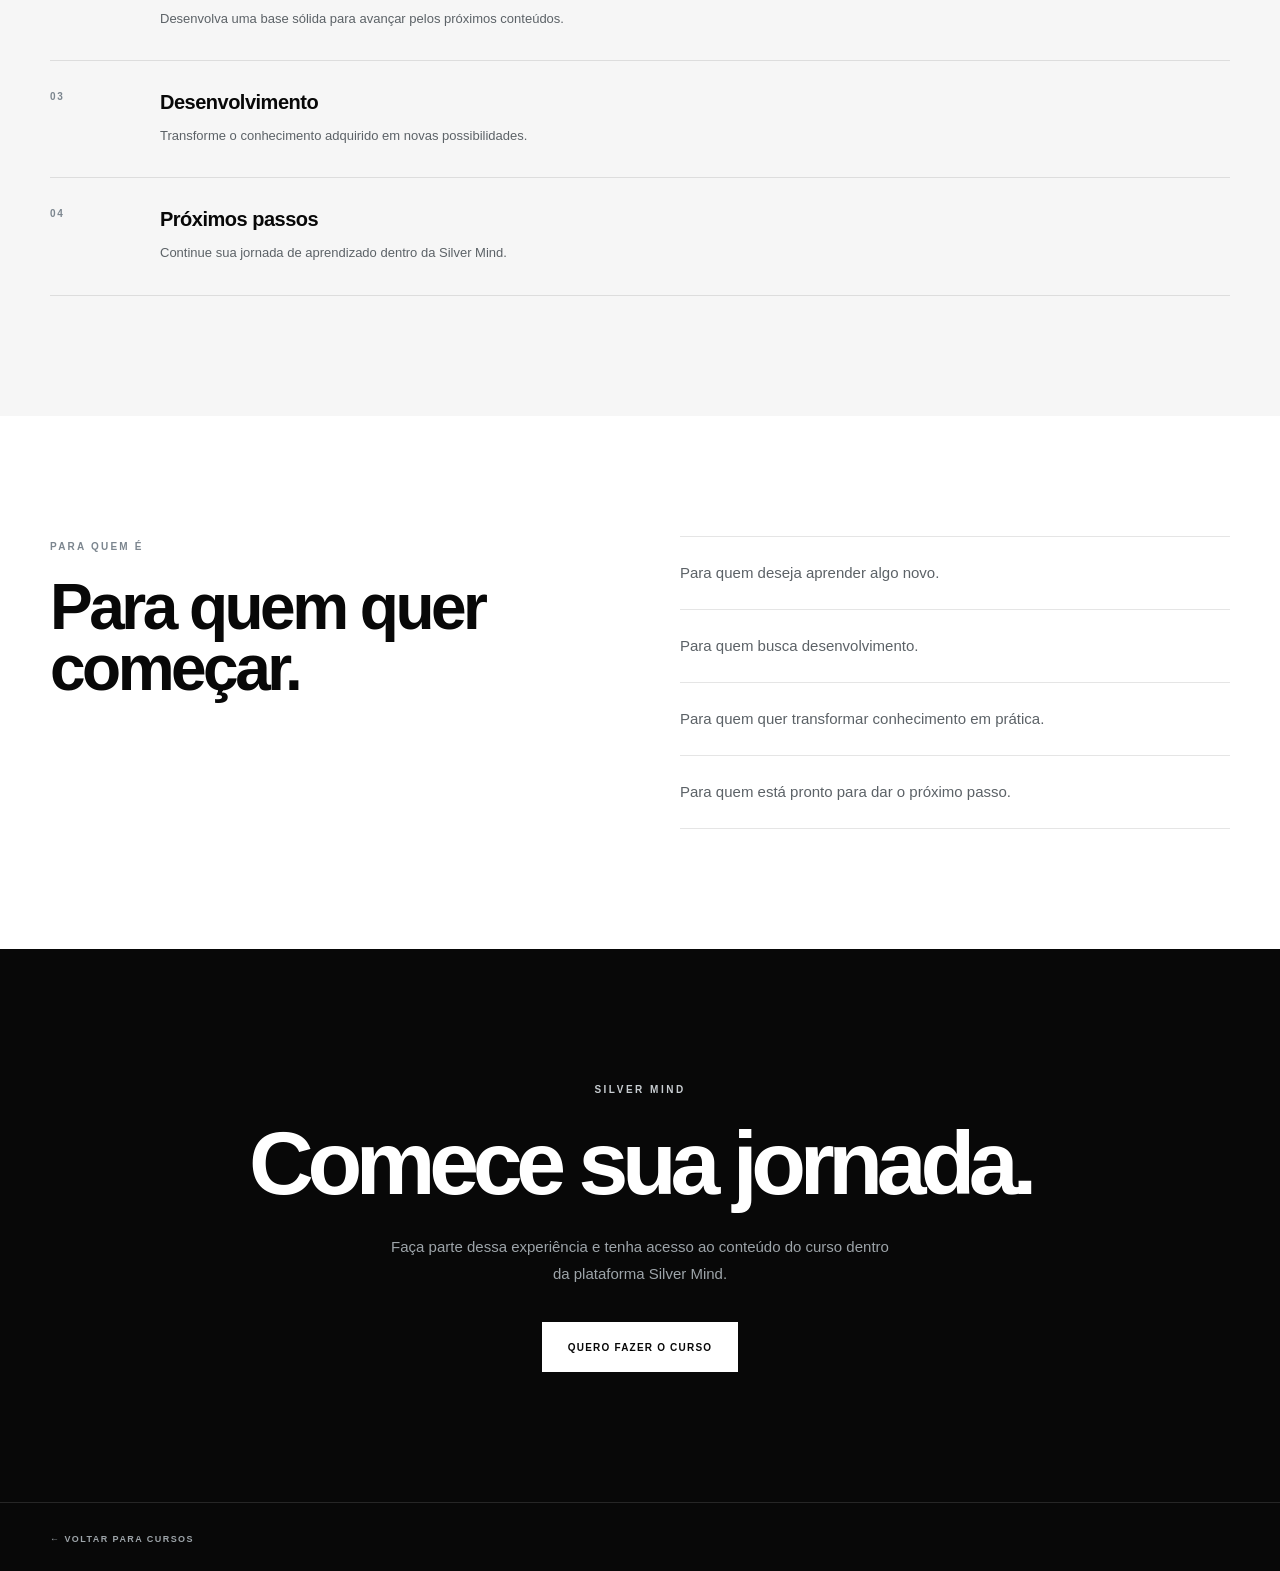
<file: pages/curso.html>
<!DOCTYPE html>
<html lang="pt-BR">

<head>

    <meta charset="UTF-8">

    <meta
        name="viewport"
        content="width=device-width, initial-scale=1.0"
    >

    <title>Curso | Silver Mind</title>

    <link
        rel="icon"
        type="image/png"
        href="../assets/logo.png"
    >

    <link
        rel="stylesheet"
        href="../css/style.css"
    >

    <link
        rel="stylesheet"
        href="../css/responsive.css"
    >

    <style>

        /* =====================================
           PÁGINA DO CURSO
        ====================================== */

        .course-page {
            background: var(--white);
            color: var(--black);
        }


        /* =====================================
           TOPO DO CURSO
        ====================================== */

        .course-hero {
            min-height: 78vh;

            display: flex;
            align-items: center;

            padding: 150px 0 100px;

            background:
                radial-gradient(
                    circle at 85% 50%,
                    rgba(124,134,143,.20),
                    transparent 30%
                ),
                linear-gradient(
                    135deg,
                    #080808 0%,
                    #111111 60%,
                    #1b1e20 100%
                );

            color: var(--white);
        }


        .course-hero-grid {
            display: grid;

            grid-template-columns: 1.2fr .8fr;

            gap: 80px;

            align-items: center;
        }


        .course-hero-content {
            max-width: 720px;
        }


        .course-label {
            display: inline-block;

            margin-bottom: 25px;

            font-size: 10px;
            font-weight: 700;

            letter-spacing: .22em;
            text-transform: uppercase;

            color: var(--silver);
        }


        .course-hero h1 {
            font-size: clamp(60px, 7vw, 105px);

            line-height: .88;

            letter-spacing: -.075em;
        }


        .course-hero-description {
            max-width: 600px;

            margin-top: 30px;

            font-size: 16px;

            line-height: 1.8;

            color: rgba(255,255,255,.65);
        }


        .course-hero-buttons {
            display: flex;

            gap: 14px;

            margin-top: 38px;
        }


        /* =====================================
           VISUAL DO CURSO
        ====================================== */

        .course-cover {
            min-height: 450px;

            display: flex;
            align-items: flex-end;

            padding: 35px;

            position: relative;

            overflow: hidden;

            border: 1px solid rgba(255,255,255,.14);

            background:
                radial-gradient(
                    circle at 70% 30%,
                    #d9dde0 0%,
                    #89939a 24%,
                    #343a3e 58%,
                    #0b0b0b 100%
                );
        }


        .course-cover::before {
            content: "";

            position: absolute;

            width: 320px;
            height: 320px;

            top: 55px;
            right: -100px;

            border: 1px solid rgba(255,255,255,.25);

            border-radius: 50%;
        }


        .course-cover::after {
            content: "";

            position: absolute;

            width: 190px;
            height: 190px;

            top: 120px;
            right: -35px;

            border: 1px solid rgba(255,255,255,.18);

            border-radius: 50%;
        }


        .cover-text {
            position: relative;

            z-index: 2;
        }


        .cover-text small {
            display: block;

            margin-bottom: 10px;

            font-size: 9px;

            letter-spacing: .2em;
            text-transform: uppercase;

            color: rgba(255,255,255,.65);
        }


        .cover-text strong {
            display: block;

            max-width: 300px;

            font-size: 38px;

            line-height: .95;

            letter-spacing: -.05em;
        }


        /* =====================================
           INFORMAÇÕES
        ====================================== */

        .course-info {
            padding: 120px 0;
        }


        .course-info-grid {
            display: grid;

            grid-template-columns: 1fr 1fr;

            gap: 100px;
        }


        .course-info h2 {
            max-width: 650px;

            font-size: clamp(45px, 5vw, 70px);

            line-height: .95;

            letter-spacing: -.055em;
        }


        .course-info-text p {
            max-width: 550px;

            margin-bottom: 22px;

            font-size: 15px;

            line-height: 1.85;

            color: var(--gray-dark);
        }


        /* =====================================
           O QUE VOCÊ VAI APRENDER
        ====================================== */

        .learning-section {
            padding: 120px 0;

            background: var(--white-soft);
        }


        .learning-header {
            display: grid;

            grid-template-columns: 100px 1fr;

            gap: 50px;

            margin-bottom: 70px;
        }


        .learning-header h2 {
            max-width: 750px;

            font-size: clamp(45px, 5vw, 70px);

            line-height: .95;

            letter-spacing: -.055em;
        }


        .learning-list {
            border-top: 1px solid var(--border-light);
        }


        .learning-item {
            display: grid;

            grid-template-columns: 80px 1fr;

            gap: 30px;

            padding: 30px 0;

            border-bottom: 1px solid var(--border-light);
        }


        .learning-number {
            font-size: 10px;
            font-weight: 700;

            letter-spacing: .18em;

            color: var(--gray-logo);
        }


        .learning-item h3 {
            font-size: 20px;

            letter-spacing: -.025em;
        }


        .learning-item p {
            max-width: 650px;

            margin-top: 10px;

            font-size: 13px;

            line-height: 1.8;

            color: var(--gray-dark);
        }


        /* =====================================
           PARA QUEM É
        ====================================== */

        .audience-section {
            padding: 120px 0;

            background: var(--white);
        }


        .audience-grid {
            display: grid;

            grid-template-columns: 1fr 1fr;

            gap: 80px;
        }


        .audience-title h2 {
            max-width: 600px;

            font-size: clamp(45px, 5vw, 70px);

            line-height: .95;

            letter-spacing: -.055em;
        }


        .audience-list {
            border-top: 1px solid var(--border-light);
        }


        .audience-item {
            padding: 24px 0;

            border-bottom: 1px solid var(--border-light);

            font-size: 15px;

            line-height: 1.6;

            color: var(--gray-dark);
        }


        /* =====================================
           CTA DO CURSO
        ====================================== */

        .course-buy {
            padding: 130px 0;

            background: var(--black);

            color: var(--white);

            text-align: center;
        }


        .course-buy h2 {
            max-width: 800px;

            margin: 0 auto;

            font-size: clamp(55px, 7vw, 95px);

            line-height: .9;

            letter-spacing: -.07em;
        }


        .course-buy p {
            max-width: 500px;

            margin: 30px auto 0;

            font-size: 15px;

            line-height: 1.8;

            color: var(--gray);
        }


        .course-buy .btn {
            margin-top: 35px;
        }


        /* =====================================
           VOLTAR
        ====================================== */

        .back-course {
            padding: 25px 0;

            background: var(--black);

            border-top: 1px solid var(--border-dark);

            color: var(--gray);
        }


        .back-course a {
            font-size: 9px;
            font-weight: 700;

            letter-spacing: .16em;

            text-transform: uppercase;

            transition: color .2s ease;
        }


        .back-course a:hover {
            color: var(--white);
        }


        /* =====================================
           RESPONSIVO DA PÁGINA
        ====================================== */

        @media (max-width: 900px) {

            .course-hero-grid,
            .course-info-grid,
            .audience-grid {
                grid-template-columns: 1fr;
            }


            .course-cover {
                min-height: 380px;
            }


            .learning-header {
                grid-template-columns: 1fr;
                gap: 25px;
            }


            .course-info-grid,
            .audience-grid {
                gap: 60px;
            }

        }


        @media (max-width: 600px) {

            .course-hero {
                min-height: auto;

                padding: 140px 0 80px;
            }


            .course-hero h1 {
                font-size: 55px;
            }


            .course-hero-description {
                font-size: 14px;
            }


            .course-hero-buttons {
                flex-direction: column;
            }


            .course-hero-buttons .btn {
                width: 100%;
            }


            .course-cover {
                min-height: 300px;

                padding: 25px;
            }


            .cover-text strong {
                font-size: 30px;
            }


            .course-info,
            .learning-section,
            .audience-section {
                padding: 85px 0;
            }


            .course-info h2,
            .learning-header h2,
            .audience-title h2 {
                font-size: 45px;
            }


            .learning-item {
                grid-template-columns: 45px 1fr;

                gap: 18px;
            }


            .learning-item h3 {
                font-size: 18px;
            }


            .course-buy {
                padding: 100px 0;
            }


            .course-buy h2 {
                font-size: 52px;
            }

        }

    </style>

</head>


<body class="course-page">


    <!-- =====================================
         HEADER
    ====================================== -->

    <header class="site-header">

        <div class="container header-container">

            <a href="../index.html">

                <img
                    src="../assets/logo.png"
                    alt="Silver Mind"
                    class="site-logo"
                >

            </a>


            <nav class="main-nav">

                <a href="../index.html#sobre">
                    Sobre
                </a>

                <a href="../index.html#cursos">
                    Cursos
                </a>

                <a href="../index.html#faq">
                    FAQ
                </a>

                <a href="#" class="nav-login">
                    Entrar
                </a>

            </nav>

        </div>

    </header>



    <main>


        <!-- =====================================
             HERO DO CURSO
        ====================================== -->

        <section class="course-hero">

            <div class="container">

                <div class="course-hero-grid">


                    <div class="course-hero-content">

                        <span class="course-label">
                            SILVER MIND · CURSO
                        </span>


                        <h1>
                            Primeiro nível.
                        </h1>


                        <p class="course-hero-description">
                            Uma experiência de aprendizado criada
                            para quem deseja começar uma nova
                            jornada, desenvolver conhecimentos e
                            abrir espaço para novas possibilidades.
                        </p>


                        <div class="course-hero-buttons">

                            <a
                                href="#inscricao"
                                class="btn btn-primary"
                            >
                                Quero fazer o curso
                            </a>


                            <a
                                href="#conteudo"
                                class="btn btn-secondary"
                            >
                                Ver conteúdo
                            </a>

                        </div>

                    </div>



                    <div class="course-cover">

                        <div class="cover-text">

                            <small>
                                SILVER MIND
                            </small>

                            <strong>
                                Primeiro
                                nível.
                            </strong>

                        </div>

                    </div>


                </div>

            </div>

        </section>



        <!-- =====================================
             INFORMAÇÕES
        ====================================== -->

        <section class="course-info">

            <div class="container">

                <div class="course-info-grid">


                    <div>

                        <span class="dark-eyebrow">
                            SOBRE O CURSO
                        </span>


                        <h2>
                            Um primeiro passo
                            pode mudar o caminho.
                        </h2>

                    </div>


                    <div class="course-info-text">

                        <p>
                            Este curso foi pensado como uma
                            porta de entrada para uma nova
                            experiência de aprendizado.
                        </p>


                        <p>
                            Aqui, você terá acesso a conteúdos
                            organizados de forma simples,
                            permitindo que cada etapa seja
                            acompanhada no seu próprio ritmo.
                        </p>


                        <p>
                            O conteúdo oficial desta formação
                            será inserido posteriormente com
                            as informações fornecidas pela
                            Silver Mind.
                        </p>

                    </div>

                </div>

            </div>

        </section>



        <!-- =====================================
             CONTEÚDO
        ====================================== -->

        <section
            class="learning-section"
            id="conteudo"
        >

            <div class="container">

                <div class="learning-header">

                    <span class="section-number">
                        01
                    </span>


                    <h2>
                        O que você
                        vai encontrar.
                    </h2>

                </div>



                <div class="learning-list">


                    <div class="learning-item">

                        <span class="learning-number">
                            01
                        </span>


                        <div>

                            <h3>
                                Introdução
                            </h3>

                            <p>
                                Conheça os primeiros conceitos
                                e prepare-se para começar sua
                                jornada.
                            </p>

                        </div>

                    </div>



                    <div class="learning-item">

                        <span class="learning-number">
                            02
                        </span>


                        <div>

                            <h3>
                                Fundamentos
                            </h3>

                            <p>
                                Desenvolva uma base sólida para
                                avançar pelos próximos conteúdos.
                            </p>

                        </div>

                    </div>



                    <div class="learning-item">

                        <span class="learning-number">
                            03
                        </span>


                        <div>

                            <h3>
                                Desenvolvimento
                            </h3>

                            <p>
                                Transforme o conhecimento adquirido
                                em novas possibilidades.
                            </p>

                        </div>

                    </div>



                    <div class="learning-item">

                        <span class="learning-number">
                            04
                        </span>


                        <div>

                            <h3>
                                Próximos passos
                            </h3>

                            <p>
                                Continue sua jornada de aprendizado
                                dentro da Silver Mind.
                            </p>

                        </div>

                    </div>


                </div>

            </div>

        </section>



        <!-- =====================================
             PARA QUEM É
        ====================================== -->

        <section class="audience-section">

            <div class="container">

                <div class="audience-grid">


                    <div class="audience-title">

                        <span class="dark-eyebrow">
                            PARA QUEM É
                        </span>


                        <h2>
                            Para quem quer
                            começar.
                        </h2>

                    </div>



                    <div class="audience-list">

                        <div class="audience-item">
                            Para quem deseja aprender algo novo.
                        </div>


                        <div class="audience-item">
                            Para quem busca desenvolvimento.
                        </div>


                        <div class="audience-item">
                            Para quem quer transformar conhecimento
                            em prática.
                        </div>


                        <div class="audience-item">
                            Para quem está pronto para dar o
                            próximo passo.
                        </div>

                    </div>

                </div>

            </div>

        </section>



        <!-- =====================================
             CTA / INSCRIÇÃO
        ====================================== -->

        <section
            class="course-buy"
            id="inscricao"
        >

            <div class="container">

                <span class="eyebrow">
                    SILVER MIND
                </span>


                <h2>
                    Comece sua
                    jornada.
                </h2>


                <p>
                    Faça parte dessa experiência e tenha
                    acesso ao conteúdo do curso dentro
                    da plataforma Silver Mind.
                </p>


                <a
                    href="#"
                    class="btn btn-primary"
                >
                    Quero fazer o curso
                </a>

            </div>

        </section>



        <!-- =====================================
             VOLTAR
        ====================================== -->

        <div class="back-course">

            <div class="container">

                <a href="../index.html#cursos">
                    ← Voltar para cursos
                </a>

            </div>

        </div>

    </main>



    <!-- =====================================
         JAVASCRIPT
    ====================================== -->

    <script src="../js/script.js"></script>

</body>

</html>
</file>
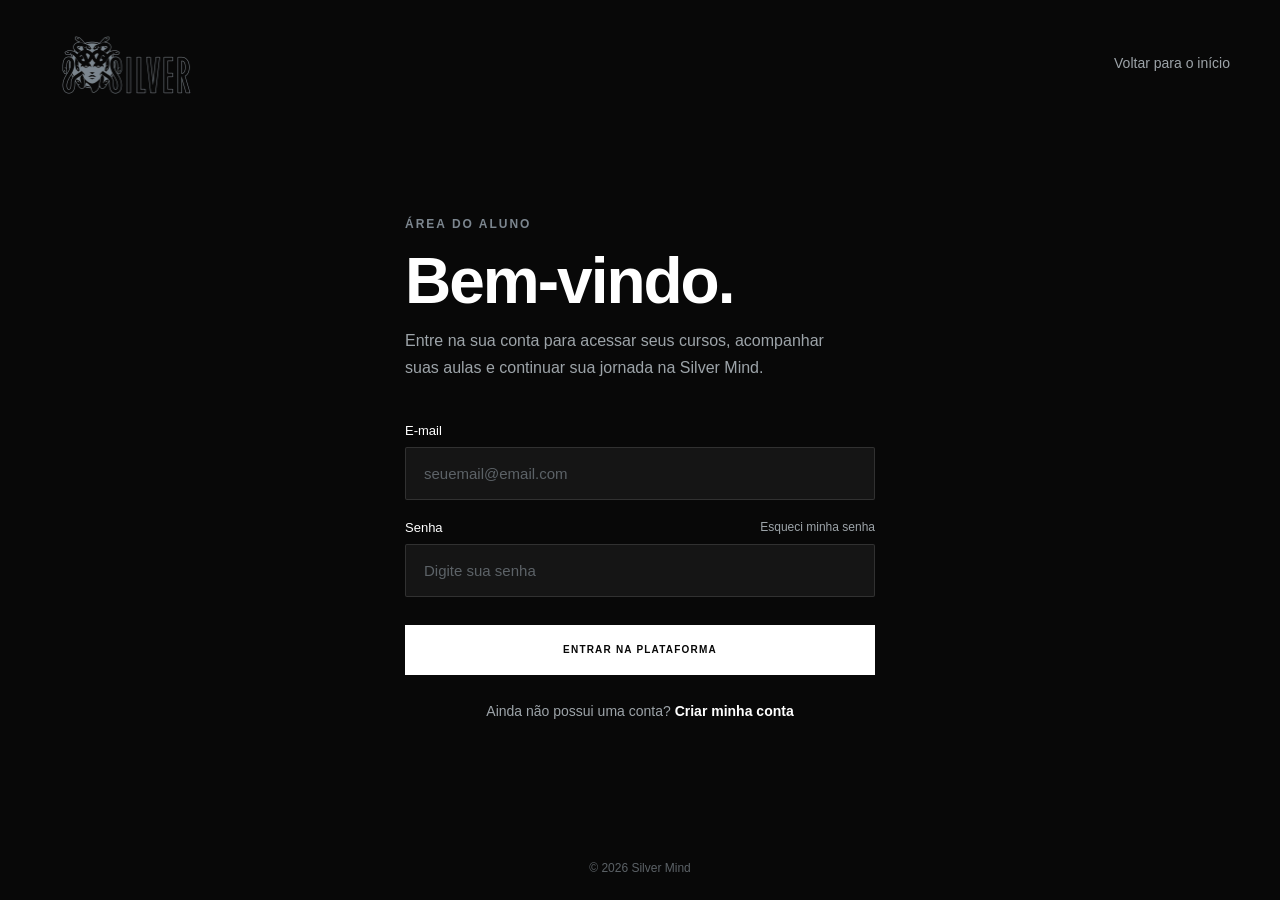
<file: pages/login.html>
<!DOCTYPE html>
<html lang="pt-BR">

<head>
    <meta charset="UTF-8">

    <meta
        name="viewport"
        content="width=device-width, initial-scale=1.0"
    >

    <title>Entrar | Silver Mind</title>

    <link
        rel="icon"
        type="image/png"
        href="../assets/logo.png"
    >

    <link
        rel="stylesheet"
        href="../css/style.css"
    >

    <link
        rel="stylesheet"
        href="../css/responsive.css"
    >

    <style>

        /* =====================================
           LOGIN
        ====================================== */

        .login-page {
            min-height: 100vh;
            background: var(--black);
            display: flex;
            flex-direction: column;
        }

        .login-header {
            padding: 28px 0;
        }

        .login-header .container {
            display: flex;
            align-items: center;
            justify-content: space-between;
        }

        .login-logo {
            width: 145px;
            height: auto;
            display: block;
        }

        .back-home {
            color: var(--gray);
            text-decoration: none;
            font-size: 14px;
            transition: .3s ease;
        }

        .back-home:hover {
            color: var(--white);
        }

        .login-main {
            flex: 1;
            display: flex;
            align-items: center;
            justify-content: center;
            padding: 70px 20px 100px;
        }

        .login-box {
            width: 100%;
            max-width: 470px;
        }

        .login-eyebrow {
            display: inline-block;
            margin-bottom: 18px;
            color: var(--gray-logo);
            font-size: 12px;
            font-weight: 600;
            letter-spacing: 2px;
        }

        .login-box h1 {
            margin: 0 0 14px;
            color: var(--white);
            font-size: clamp(42px, 6vw, 64px);
            line-height: 1;
            letter-spacing: -2px;
        }

        .login-description {
            max-width: 420px;
            margin-bottom: 42px;
            color: var(--gray);
            font-size: 16px;
            line-height: 1.7;
        }

        .login-form {
            display: flex;
            flex-direction: column;
            gap: 20px;
        }

        .form-group {
            display: flex;
            flex-direction: column;
            gap: 9px;
        }

        .form-group label {
            color: var(--white);
            font-size: 13px;
            font-weight: 500;
        }

        .form-group input {
            width: 100%;
            box-sizing: border-box;
            padding: 17px 18px;
            border: 1px solid var(--border-dark);
            border-radius: 2px;
            outline: none;
            background: var(--black-card);
            color: var(--white);
            font-family: inherit;
            font-size: 15px;
            transition: .3s ease;
        }

        .form-group input::placeholder {
            color: var(--gray-dark);
        }

        .form-group input:focus {
            border-color: var(--gray-logo);
        }

        .password-row {
            display: flex;
            align-items: center;
            justify-content: space-between;
            gap: 15px;
        }

        .forgot-password {
            color: var(--gray);
            font-size: 12px;
            text-decoration: none;
            transition: .3s ease;
        }

        .forgot-password:hover {
            color: var(--white);
        }

        .login-button {
            width: 100%;
            margin-top: 8px;
            border: none;
            cursor: pointer;
            justify-content: center;
        }

        .login-button:disabled {
            opacity: .65;
            cursor: wait;
        }

        /* =====================================
           MENSAGEM
        ====================================== */

        .login-feedback {
            display: none;

            margin-top: 15px;
            padding: 12px 14px;

            font-size: 12px;
            line-height: 1.5;

            border: 1px solid transparent;
        }

        .login-feedback.success {
            display: block;
            color: #315f3a;
            background: #e8f3ea;
            border-color: #b9d8be;
        }

        .login-feedback.error {
            display: block;
            color: #8a3030;
            background: #f8eaea;
            border-color: #e0bcbc;
        }

        /* =====================================
           CADASTRO
        ====================================== */

        .login-register {
            margin-top: 28px;
            text-align: center;
            color: var(--gray);
            font-size: 14px;
        }

        .login-register a {
            color: var(--white);
            text-decoration: none;
            font-weight: 600;
        }

        .login-register a:hover {
            text-decoration: underline;
        }

        .login-footer {
            padding: 25px 20px;
            text-align: center;
            color: var(--gray-dark);
            font-size: 12px;
        }

        @media (max-width: 600px) {

            .login-header {
                padding: 22px 0;
            }

            .login-logo {
                width: 125px;
            }

            .back-home {
                font-size: 12px;
            }

            .login-main {
                padding: 45px 20px 70px;
            }

            .login-box h1 {
                font-size: 46px;
            }

            .login-description {
                margin-bottom: 32px;
                font-size: 15px;
            }

        }

    </style>

</head>


<body class="login-page">


    <header class="login-header">

        <div class="container">

            <a href="../index.html">

                <img
                    src="../assets/logo.png"
                    alt="Silver Mind"
                    class="login-logo"
                >

            </a>

            <a
                href="../index.html"
                class="back-home"
            >
                Voltar para o início
            </a>

        </div>

    </header>


    <main class="login-main">

        <div class="login-box">

            <span class="login-eyebrow">
                ÁREA DO ALUNO
            </span>

            <h1>
                Bem-vindo.
            </h1>

            <p class="login-description">
                Entre na sua conta para acessar seus
                cursos, acompanhar suas aulas e continuar
                sua jornada na Silver Mind.
            </p>


            <form
                class="login-form"
                id="loginForm"
            >

                <div class="form-group">

                    <label for="email">
                        E-mail
                    </label>

                    <input
                        type="email"
                        id="email"
                        name="email"
                        placeholder="seuemail@email.com"
                        autocomplete="email"
                        required
                    >

                </div>


                <div class="form-group">

                    <div class="password-row">

                        <label for="password">
                            Senha
                        </label>

                        <a
                            href="#"
                            class="forgot-password"
                            id="forgotPassword"
                        >
                            Esqueci minha senha
                        </a>

                    </div>

                    <input
                        type="password"
                        id="password"
                        name="password"
                        placeholder="Digite sua senha"
                        autocomplete="current-password"
                        required
                    >

                </div>


                <button
                    type="submit"
                    class="btn btn-primary login-button"
                    id="loginButton"
                >
                    Entrar na plataforma
                </button>


                <div
                    id="loginFeedback"
                    class="login-feedback"
                ></div>

            </form>


            <div class="login-register">

                Ainda não possui uma conta?

                <a href="cadastro.html">
                    Criar minha conta
                </a>

            </div>

        </div>

    </main>


    <footer class="login-footer">
        ©️ 2026 Silver Mind
    </footer>


    <!-- =====================================
         LOGIN - JAVASCRIPT
    ====================================== -->

    <script>

        const loginForm = document.getElementById("loginForm");
        const loginButton = document.getElementById("loginButton");
        const loginFeedback = document.getElementById("loginFeedback");

        loginForm.addEventListener("submit", async function (event) {

            event.preventDefault();

            const email = document.getElementById("email").value.trim();
            const senha = document.getElementById("password").value;

            loginFeedback.className = "login-feedback";
            loginFeedback.textContent = "";

            loginButton.disabled = true;
            loginButton.textContent = "Entrando...";

            try {

                const resposta = await fetch("/api/login", {

                    method: "POST",

                    headers: {
                        "Content-Type": "application/json"
                    },

                    body: JSON.stringify({
                        email: email,
                        senha: senha
                    })

                });

                const dados = await resposta.json();

                if (dados.sucesso) {

                    loginFeedback.textContent =
                        "Login realizado com sucesso!";

                    loginFeedback.className =
                        "login-feedback success";

                    setTimeout(function () {

                        window.location.href = "/aluno";

                    }, 700);

                } else {

                    loginFeedback.textContent = dados.mensagem;

                    loginFeedback.className =
                        "login-feedback error";

                    loginButton.disabled = false;
                    loginButton.textContent =
                        "Entrar na plataforma";
                }

            } catch (erro) {

                loginFeedback.textContent =
                    "Não foi possível conectar ao sistema. Verifique se o Flask está funcionando.";

                loginFeedback.className =
                    "login-feedback error";

                loginButton.disabled = false;
                loginButton.textContent =
                    "Entrar na plataforma";
            }

        });


        /* =====================================
           ESQUECI MINHA SENHA
        ====================================== */

        document.getElementById("forgotPassword")
            .addEventListener("click", function (event) {

                event.preventDefault();

                alert(
                    "A recuperação de senha será configurada na próxima etapa."
                );

            });

    </script>

</body>

</html>
</file>
<file: css/style.css>
/* =========================================
   SILVER MIND
   STYLE.CSS
========================================= */

:root {

    --black: #080808;
    --black-soft: #111111;
    --black-card: #151515;

    --white: #ffffff;
    --white-soft: #f6f6f6;

    --gray-logo: #7c868f;
    --gray: #9da4a9;
    --gray-dark: #5c6267;

    --silver: #c8cdd1;
    --silver-light: #e8eaec;

    --border-dark: rgba(255,255,255,.12);
    --border-light: rgba(0,0,0,.10);

    --container: 1180px;
}


/* =========================================
   RESET
========================================= */

* {
    margin: 0;
    padding: 0;
    box-sizing: border-box;
}


html {
    scroll-behavior: smooth;
    width: 100%;
    overflow-x: hidden;
}


body {
    width: 100%;
    overflow-x: hidden;

    background: var(--white);
    color: var(--black);

    font-family: Arial, Helvetica, sans-serif;

    -webkit-font-smoothing: antialiased;
    text-rendering: optimizeLegibility;
}


img {
    display: block;
    max-width: 100%;
}


a {
    color: inherit;
    text-decoration: none;
}


button,
input,
textarea,
select {
    font: inherit;
}


.container {
    width: min(100% - 64px, var(--container));
    margin: 0 auto;
}


/* =========================================
   HEADER
========================================= */

.site-header {
    position: absolute;

    top: 0;
    left: 0;

    z-index: 20;

    width: 100%;

    padding: 28px 0;

    color: var(--white);
}


.header-container {
    display: flex;
    align-items: center;
    justify-content: space-between;

    gap: 30px;
}


.site-logo {
    width: 105px;
    height: auto;

    object-fit: contain;
}


.main-nav {
    display: flex;
    align-items: center;

    gap: 28px;
}


.main-nav a {
    font-size: 11px;
    font-weight: 700;

    letter-spacing: .08em;

    text-transform: uppercase;

    color: rgba(255,255,255,.75);

    transition: .25s ease;
}


.main-nav a:hover {
    color: var(--white);
}


.main-nav .nav-login {
    padding: 12px 20px;

    border: 1px solid rgba(255,255,255,.35);

    border-radius: 999px;

    color: var(--white);

    transition: .25s ease;
}


.main-nav .nav-login:hover {
    background: var(--white);

    border-color: var(--white);

    color: var(--black);
}


/* =========================================
   HERO
========================================= */

.hero {
    position: relative;

    min-height: 100vh;

    display: flex;
    align-items: center;

    overflow: hidden;

    background:
        radial-gradient(
            circle at 75% 45%,
            rgba(124,134,143,.13),
            transparent 32%
        ),
        linear-gradient(
            135deg,
            #050505 0%,
            #0a0a0a 55%,
            #151719 100%
        );

    color: var(--white);
}


.hero::before {
    content: "";

    position: absolute;
    inset: 0;

    background:
        linear-gradient(
            90deg,
            rgba(255,255,255,.025) 1px,
            transparent 1px
        ),
        linear-gradient(
            rgba(255,255,255,.025) 1px,
            transparent 1px
        );

    background-size: 90px 90px;

    opacity: .20;

    pointer-events: none;
}


.hero::after {
    content: "";

    position: absolute;

    width: 500px;
    height: 500px;

    right: -180px;
    bottom: -250px;

    border-radius: 50%;

    background:
        radial-gradient(
            circle,
            rgba(124,134,143,.12),
            transparent 65%
        );

    pointer-events: none;
}


.hero-container {
    position: relative;

    z-index: 2;

    width: min(100% - 80px, var(--container));

    min-height: 100vh;

    margin: 0 auto;

    display: flex;
    align-items: center;

    padding-top: 110px;
    padding-bottom: 80px;
}


.hero-content {
    width: 100%;
    max-width: 950px;
}


.eyebrow {
    display: inline-block;

    margin-bottom: 28px;

    font-size: 10px;
    font-weight: 700;

    letter-spacing: .25em;

    text-transform: uppercase;

    color: var(--silver);
}


.hero h1 {
    max-width: 950px;

    font-size: clamp(65px, 8vw, 120px);

    line-height: .87;

    letter-spacing: -.075em;

    font-weight: 700;
}


.hero h1 span {
    display: block;

    color: var(--silver);
}


.hero p {
    max-width: 600px;

    margin-top: 36px;

    font-size: 16px;

    line-height: 1.75;

    color: rgba(255,255,255,.64);
}


.hero-buttons {
    display: flex;
    align-items: center;

    gap: 14px;

    margin-top: 38px;
}


/* =========================================
   BOTÕES
========================================= */

.btn {
    display: inline-flex;

    align-items: center;
    justify-content: center;

    min-height: 50px;

    padding: 0 25px;

    border: 1px solid transparent;

    font-size: 10px;
    font-weight: 700;

    letter-spacing: .12em;

    text-transform: uppercase;

    cursor: pointer;

    transition: .25s ease;
}


.btn:hover {
    transform: translateY(-2px);
}


.btn-primary {
    background: var(--white);

    color: var(--black);
}


.btn-primary:hover {
    background: var(--silver-light);
}


.btn-secondary {
    border-color: rgba(255,255,255,.25);

    color: var(--white);
}


.btn-secondary:hover {
    border-color: var(--white);

    background: rgba(255,255,255,.05);
}


/* =========================================
   INTRO
========================================= */

.intro-section {
    padding: 145px 0;

    background: var(--white);
}


.intro-grid {
    display: grid;

    grid-template-columns: 100px 1fr 1fr;

    gap: 50px;
}


.section-number {
    font-size: 10px;
    font-weight: 700;

    letter-spacing: .18em;

    color: var(--gray-logo);
}


.intro-big {
    max-width: 720px;

    font-size: clamp(45px,5vw,72px);

    line-height: .98;

    letter-spacing: -.055em;
}


.intro-text {
    max-width: 430px;

    font-size: 15px;

    line-height: 1.85;

    color: var(--gray-dark);
}


.intro-text p + p {
    margin-top: 25px;
}


/* =========================================
   SOBRE
========================================= */

.silver-about {
    padding: 145px 0;

    background: var(--white);
}


.dark-eyebrow {
    display: inline-block;

    margin-bottom: 25px;

    font-size: 10px;
    font-weight: 700;

    letter-spacing: .22em;

    text-transform: uppercase;

    color: var(--gray-logo);
}


.about-intro {
    max-width: 900px;
}


.about-intro h2 {
    max-width: 850px;

    font-size: clamp(50px,6vw,82px);

    line-height: .92;

    letter-spacing: -.065em;
}


.about-intro p {
    max-width: 780px;

    margin-top: 30px;

    font-size: 16px;

    line-height: 1.85;

    color: var(--gray-dark);
}


/* =========================================
   PROPÓSITO
========================================= */

.purpose-block {
    display: grid;

    grid-template-columns: 1fr 1fr;

    gap: 80px;

    margin-top: 150px;

    padding-top: 50px;

    border-top: 1px solid var(--border-light);
}


.purpose-heading h2 {
    max-width: 650px;

    font-size: clamp(45px,5vw,70px);

    line-height: .95;

    letter-spacing: -.055em;
}


.purpose-text {
    max-width: 560px;
}


.purpose-text p {
    font-size: 15px;

    line-height: 1.85;

    color: var(--gray-dark);
}


.purpose-text p + p {
    margin-top: 25px;
}


/* =========================================
   PILARES
========================================= */

.pillars {
    display: grid;

    grid-template-columns: repeat(3,1fr);

    margin-top: 100px;

    border-top: 1px solid var(--border-light);

    border-bottom: 1px solid var(--border-light);
}


.pillar {
    min-height: 250px;

    padding: 35px 30px;

    border-right: 1px solid var(--border-light);
}


.pillar:first-child {
    padding-left: 0;
}


.pillar:last-child {
    border-right: 0;
}


.pillar-number {
    display: block;

    font-size: 10px;
    font-weight: 700;

    letter-spacing: .18em;

    color: var(--gray-logo);
}


.pillar h3 {
    margin-top: 65px;

    font-size: 27px;

    letter-spacing: -.03em;
}


.pillar p {
    max-width: 300px;

    margin-top: 15px;

    font-size: 13px;

    line-height: 1.8;

    color: var(--gray-dark);
}


/* =========================================
   QUEM SOU
========================================= */

.who-section {
    padding: 145px 0;

    background: var(--white-soft);
}


.who-header {
    display: grid;

    grid-template-columns: 100px 1fr;

    gap: 50px;
}


.who-header h2 {
    max-width: 850px;

    font-size: clamp(55px,7vw,90px);

    line-height: .9;

    letter-spacing: -.07em;
}


.who-header h2 span {
    color: var(--gray-logo);
}


.who-content {
    display: grid;

    grid-template-columns: 1fr 1.2fr;

    gap: 100px;

    margin-top: 100px;
}


.who-highlight {
    max-width: 480px;

    font-size: clamp(32px,4vw,52px);

    line-height: 1;

    letter-spacing: -.045em;
}


.who-text {
    max-width: 650px;
}


.who-text p {
    font-size: 15px;

    line-height: 1.9;

    color: var(--gray-dark);
}


.who-text p + p {
    margin-top: 28px;
}


.questions {
    margin: 45px 0;

    padding-left: 25px;

    border-left: 1px solid var(--gray-logo);
}


.questions span {
    display: block;

    margin-bottom: 12px;

    font-size: 18px;

    line-height: 1.5;

    color: var(--black);
}


/* =========================================
   CURSOS
========================================= */

.courses-section {
    padding: 145px 0;

    background: var(--white);
}


.section-header {
    display: grid;

    grid-template-columns: 100px 1fr 1fr;

    gap: 50px;

    margin-bottom: 70px;
}


.section-header h2 {
    font-size: clamp(50px,6vw,82px);

    line-height: .9;

    letter-spacing: -.065em;
}


.section-header > p {
    max-width: 430px;

    font-size: 15px;

    line-height: 1.8;

    color: var(--gray-dark);
}


.courses-grid {
    display: grid;

    grid-template-columns: repeat(3,1fr);

    gap: 18px;
}


.course-card {
    display: flex;

    flex-direction: column;

    overflow: hidden;

    background: var(--white);

    border: 1px solid rgba(0,0,0,.08);

    transition: .3s ease;
}


.course-card:hover {
    transform: translateY(-6px);

    box-shadow: 0 20px 60px rgba(0,0,0,.08);
}


.course-image {
    position: relative;

    min-height: 330px;

    display: flex;

    align-items: flex-end;

    padding: 25px;

    overflow: hidden;

    background:
        radial-gradient(
            circle at 70% 35%,
            #c8cdd1 0%,
            #858e95 25%,
            #32373b 58%,
            #111 100%
        );

    color: var(--white);
}


.course-image::before {
    content: "";

    position: absolute;

    width: 220px;
    height: 220px;

    top: 45px;
    right: -45px;

    border: 1px solid rgba(255,255,255,.25);

    border-radius: 50%;
}


.course-image::after {
    content: "";

    position: absolute;

    width: 140px;
    height: 140px;

    top: 85px;
    right: -5px;

    border: 1px solid rgba(255,255,255,.18);

    border-radius: 50%;
}


.course-tag {
    position: relative;

    z-index: 2;

    font-size: 9px;
    font-weight: 700;

    letter-spacing: .2em;

    text-transform: uppercase;

    color: rgba(255,255,255,.72);
}


.course-content {
    display: flex;

    flex-direction: column;

    flex: 1;

    padding: 30px;
}


.course-content > small {
    display: block;

    margin-bottom: 14px;

    font-size: 9px;
    font-weight: 700;

    letter-spacing: .18em;

    text-transform: uppercase;

    color: var(--gray-logo);
}


.course-content h3 {
    font-size: 29px;

    line-height: 1;

    letter-spacing: -.045em;
}


.course-content > p {
    min-height: 72px;

    margin-top: 18px;

    font-size: 13px;

    line-height: 1.7;

    color: var(--gray-dark);
}


.course-price {
    margin-top: 25px;

    padding-top: 20px;

    border-top: 1px solid var(--border-light);
}


.course-price strong {
    display: block;

    font-size: 27px;

    line-height: 1;

    letter-spacing: -.045em;
}


.course-price span {
    display: block;

    margin-top: 8px;

    font-size: 13px;
    font-weight: 600;

    color: var(--gray-dark);
}


.course-price small {
    display: block;

    margin-top: 7px;

    font-size: 9px;
    font-weight: 700;

    letter-spacing: .12em;

    text-transform: uppercase;

    color: var(--gray-logo);
}


.course-link {
    display: inline-flex;

    align-self: flex-start;

    margin-top: 28px;

    padding-bottom: 5px;

    font-size: 9px;
    font-weight: 700;

    letter-spacing: .16em;

    text-transform: uppercase;

    border-bottom: 1px solid var(--black);
}


/* =========================================
   COMO FUNCIONA
========================================= */

.how-section {
    padding: 145px 0;

    background: var(--white-soft);
}


.how-grid {
    display: grid;

    grid-template-columns: repeat(4,1fr);

    border-top: 1px solid var(--border-light);

    border-bottom: 1px solid var(--border-light);
}


.how-card {
    min-height: 310px;

    padding: 35px 28px;

    border-right: 1px solid var(--border-light);
}


.how-card:first-child {
    padding-left: 0;
}


.how-card:last-child {
    border-right: 0;
}


.how-number {
    font-size: 10px;
    font-weight: 700;

    letter-spacing: .18em;

    color: var(--gray-logo);
}


.how-card h3 {
    margin-top: 90px;

    font-size: 23px;

    letter-spacing: -.03em;
}


.how-card p {
    max-width: 250px;

    margin-top: 15px;

    font-size: 13px;

    line-height: 1.8;

    color: var(--gray-dark);
}


/* =========================================
   ÁREA DO ALUNO
========================================= */

.student-section {
    padding: 100px 0;

    background: var(--black);
}


.student-box {
    display: grid;

    grid-template-columns: .9fr 1.1fr;

    overflow: hidden;

    border: 1px solid var(--border-dark);

    background: var(--black-soft);

    color: var(--white);
}


.student-content {
    padding: 70px 55px;
}


.student-content h2 {
    max-width: 550px;

    font-size: clamp(50px,5vw,75px);

    line-height: .92;

    letter-spacing: -.06em;
}


.student-content p {
    max-width: 480px;

    margin-top: 28px;

    font-size: 14px;

    line-height: 1.8;

    color: var(--gray);
}


.student-content .btn {
    margin-top: 30px;
}


.student-interface {
    position: relative;

    min-height: 500px;

    padding: 45px;

    border-left: 1px solid var(--border-dark);

    background:
        radial-gradient(
            circle at 50% 40%,
            rgba(124,134,143,.18),
            transparent 35%
        ),
        #0d0e0f;
}


.interface-top {
    display: flex;

    justify-content: space-between;

    padding-bottom: 20px;

    border-bottom: 1px solid var(--border-dark);
}


.interface-top span {
    font-size: 8px;
    font-weight: 700;

    letter-spacing: .18em;

    text-transform: uppercase;

    color: var(--gray);
}


.interface-title {
    position: absolute;

    left: 45px;
    bottom: 45px;
}


.interface-title small {
    display: block;

    font-size: 9px;

    letter-spacing: .2em;

    text-transform: uppercase;

    color: var(--gray);
}


.interface-title strong {
    display: block;

    margin-top: 8px;

    font-size: 150px;

    line-height: .8;

    letter-spacing: -.09em;

    color: rgba(255,255,255,.08);
}


/* =========================================
   FAQ
========================================= */

.faq-section {
    padding: 145px 0;

    background: var(--white);
}


.faq-list {
    border-top: 1px solid var(--border-light);
}


.faq-item {
    display: grid;

    grid-template-columns: 1fr 30px;

    gap: 30px;

    padding: 32px 0;

    border-bottom: 1px solid var(--border-light);
}


.faq-item > div {
    display: flex;

    gap: 30px;
}


.faq-item > div > span {
    font-size: 10px;
    font-weight: 700;

    color: var(--gray-logo);
}


.faq-item h3 {
    font-size: 17px;

    letter-spacing: -.02em;
}


.faq-item p {
    max-width: 700px;

    margin-top: 15px;

    font-size: 13px;

    line-height: 1.8;

    color: var(--gray-dark);
}


.faq-icon {
    font-size: 22px;

    color: var(--gray-logo);
}


/* =========================================
   CTA FINAL
========================================= */

.final-platform-cta {
    position: relative;

    padding: 160px 0;

    overflow: hidden;

    background: var(--black);

    color: var(--white);

    text-align: center;
}


/* REMOVE QUALQUER CÍRCULO */

.final-platform-cta::before,
.final-platform-cta::after {
    display: none !important;

    content: none !important;
}


.final-platform-cta .container {
    position: relative;

    z-index: 2;
}


.final-platform-cta h2 {
    max-width: 850px;

    margin: 0 auto;

    font-size: clamp(55px,7vw,100px);

    line-height: .88;

    letter-spacing: -.075em;
}


.final-platform-cta p {
    max-width: 520px;

    margin: 30px auto 0;

    font-size: 15px;

    line-height: 1.8;

    color: var(--gray);
}


.final-platform-cta .btn {
    margin-top: 35px;
}


/* =========================================
   FOOTER
========================================= */

footer {
    padding: 55px 0 30px;

    background: var(--black);

    color: var(--white);
}


.footer-container {
    display: grid;

    grid-template-columns: 1fr 1fr;

    gap: 60px;

    padding-bottom: 50px;

    border-bottom: 1px solid var(--border-dark);
}


.footer-brand img {
    width: 105px;
}


.footer-brand p {
    max-width: 300px;

    margin-top: 20px;

    font-size: 12px;

    line-height: 1.7;

    color: var(--gray);
}


.footer-links {
    display: flex;

    justify-content: flex-end;

    align-items: flex-start;

    gap: 30px;
}


.footer-links a {
    font-size: 9px;
    font-weight: 700;

    letter-spacing: .15em;

    text-transform: uppercase;

    color: var(--gray);
}


.footer-bottom {
    grid-column: 1 / -1;

    display: flex;

    justify-content: space-between;

    align-items: center;

    padding-top: 25px;

    font-size: 9px;

    letter-spacing: .08em;

    text-transform: uppercase;

    color: var(--gray-dark);
}
</file>
<file: css/responsive.css>
/* =========================================
   SILVER MIND
   RESPONSIVE.CSS
========================================= */


/* =========================================
   TABLET
========================================= */

@media (max-width: 1000px) {

    .container {
        width: min(100% - 48px, 900px);
    }


    /* HEADER */

    .main-nav {
        gap: 18px;
    }


    /* HERO */

    .hero-container {
        width: min(100% - 56px, 900px);
    }


    .hero h1 {
        font-size: clamp(60px, 9vw, 90px);
    }


    /* INTRO */

    .intro-grid {
        grid-template-columns: 70px 1fr;
        gap: 35px;
    }


    .intro-text {
        grid-column: 2;
    }


    /* SOBRE */

    .purpose-block {
        gap: 50px;
    }


    /* QUEM SOU */

    .who-content {
        gap: 60px;
    }


    /* CURSOS */

    .courses-grid {
        grid-template-columns: repeat(2,1fr);
    }


    .courses-grid .course-card:last-child {
        grid-column: 1 / -1;
        max-width: calc(50% - 9px);
    }


    /* COMO FUNCIONA */

    .how-grid {
        grid-template-columns: repeat(2,1fr);
    }


    .how-card:nth-child(2) {
        border-right: 0;
    }


    .how-card:nth-child(3),
    .how-card:nth-child(4) {
        border-top: 1px solid var(--border-light);
    }


    /* ALUNO */

    .student-box {
        grid-template-columns: 1fr 1fr;
    }

}


/* =========================================
   MOBILE
========================================= */

@media (max-width: 700px) {

    .container {
        width: calc(100% - 40px);
    }


    /* HEADER */

    .site-header {
        padding: 22px 0;
    }


    .site-logo {
        width: 90px;
    }


    .main-nav {
        gap: 12px;
    }


    .main-nav a:not(.nav-login) {
        display: none;
    }


    .main-nav .nav-login {
        padding: 10px 16px;

        font-size: 9px;
    }


    /* HERO */

    .hero {
        min-height: 100svh;
    }


    .hero-container {
        width: calc(100% - 40px);

        min-height: 100svh;

        padding-top: 130px;
        padding-bottom: 65px;

        align-items: center;
    }


    .hero-content {
        max-width: 100%;
    }


    .eyebrow {
        margin-bottom: 22px;

        font-size: 9px;
    }


    .hero h1 {
        max-width: 100%;

        font-size: clamp(48px, 14vw, 72px);

        line-height: .9;

        letter-spacing: -.07em;
    }


    .hero p {
        margin-top: 28px;

        font-size: 15px;

        line-height: 1.7;
    }


    .hero-buttons {
        flex-direction: column;

        align-items: stretch;

        gap: 12px;

        margin-top: 32px;
    }


    .hero-buttons .btn {
        width: 100%;
    }


    /* INTRO */

    .intro-section {
        padding: 90px 0;
    }


    .intro-grid {
        display: block;
    }


    .section-number {
        display: block;

        margin-bottom: 30px;
    }


    .intro-big {
        font-size: clamp(40px,11vw,58px);
    }


    .intro-text {
        margin-top: 35px;

        font-size: 14px;
    }


    /* SOBRE */

    .silver-about {
        padding: 90px 0;
    }


    .about-intro h2 {
        font-size: clamp(42px,11vw,60px);
    }


    .about-intro p {
        margin-top: 25px;

        font-size: 14px;

        line-height: 1.8;
    }


    .purpose-block {
        display: block;

        margin-top: 90px;
    }


    .purpose-heading h2 {
        font-size: clamp(40px,11vw,58px);
    }


    .purpose-text {
        margin-top: 35px;
    }


    .purpose-text p {
        font-size: 14px;
    }


    /* PILARES */

    .pillars {
        display: block;

        margin-top: 70px;
    }


    .pillar,
    .pillar:first-child {
        min-height: auto;

        padding: 30px 0;

        border-right: 0;

        border-bottom: 1px solid var(--border-light);
    }


    .pillar:last-child {
        border-bottom: 0;
    }


    .pillar h3 {
        margin-top: 30px;
    }


    /* QUEM SOU */

    .who-section {
        padding: 90px 0;
    }


    .who-header {
        display: block;
    }


    .who-header h2 {
        font-size: clamp(48px,12vw,68px);
    }


    .who-content {
        display: block;

        margin-top: 60px;
    }


    .who-highlight {
        font-size: 35px;
    }


    .who-text {
        margin-top: 50px;
    }


    .who-text p {
        font-size: 14px;
    }


    .questions {
        margin: 35px 0;

        padding-left: 18px;
    }


    .questions span {
        font-size: 16px;
    }


    /* CURSOS */

    .courses-section {
        padding: 90px 0;
    }


    .section-header {
        display: block;

        margin-bottom: 50px;
    }


    .section-header h2 {
        font-size: clamp(48px,12vw,68px);
    }


    .section-header > p {
        margin-top: 28px;

        font-size: 14px;
    }


    .courses-grid {
        display: grid;

        grid-template-columns: 1fr;

        gap: 20px;
    }


    .courses-grid .course-card:last-child {
        grid-column: auto;

        max-width: none;
    }


    .course-image {
        min-height: 270px;
    }


    .course-content {
        padding: 25px;
    }


    .course-content h3 {
        font-size: 28px;
    }


    .course-price strong {
        font-size: 25px;
    }


    /* COMO FUNCIONA */

    .how-section {
        padding: 90px 0;
    }


    .how-grid {
        display: block;
    }


    .how-card,
    .how-card:first-child {
        min-height: auto;

        padding: 30px 0;

        border-right: 0;

        border-bottom: 1px solid var(--border-light);
    }


    .how-card:last-child {
        border-bottom: 0;
    }


    .how-card h3 {
        margin-top: 35px;
    }


    /* ÁREA DO ALUNO */

    .student-section {
        padding: 60px 0;
    }


    .student-box {
        display: block;
    }


    .student-content {
        padding: 45px 30px;
    }


    .student-content h2 {
        font-size: clamp(45px,12vw,65px);
    }


    .student-interface {
        min-height: 300px;

        border-left: 0;

        border-top: 1px solid var(--border-dark);
    }


    .interface-title {
        left: 30px;
        bottom: 30px;
    }


    .interface-title strong {
        font-size: 100px;
    }


    /* FAQ */

    .faq-section {
        padding: 90px 0;
    }


    .faq-item {
        grid-template-columns: 1fr 20px;

        gap: 15px;

        padding: 25px 0;
    }


    .faq-item > div {
        gap: 15px;
    }


    .faq-item h3 {
        font-size: 15px;
    }


    .faq-item p {
        margin-top: 12px;

        font-size: 13px;
    }


    /* CTA */

    .final-platform-cta {
        padding: 100px 0;
    }


    .final-platform-cta h2 {
        font-size: clamp(48px,12vw,68px);
    }


    .final-platform-cta p {
        font-size: 14px;
    }


    .final-platform-cta .btn {
        width: 100%;
    }


    /* FOOTER */

    footer {
        padding: 45px 0 25px;
    }


    .footer-container {
        display: block;
    }


    .footer-links {
        justify-content: flex-start;

        flex-wrap: wrap;

        margin-top: 40px;

        gap: 18px;
    }


    .footer-bottom {
        display: flex;

        flex-direction: column;

        align-items: flex-start;

        gap: 10px;

        margin-top: 35px;
    }

}


/* =========================================
   CELULARES PEQUENOS
========================================= */

@media (max-width: 400px) {

    .container {
        width: calc(100% - 32px);
    }


    .hero-container {
        width: calc(100% - 32px);
    }


    .hero h1 {
        font-size: 46px;
    }


    .hero p {
        font-size: 14px;
    }


    .course-image {
        min-height: 240px;
    }


    .student-content {
        padding: 40px 24px;
    }

}
</file>
